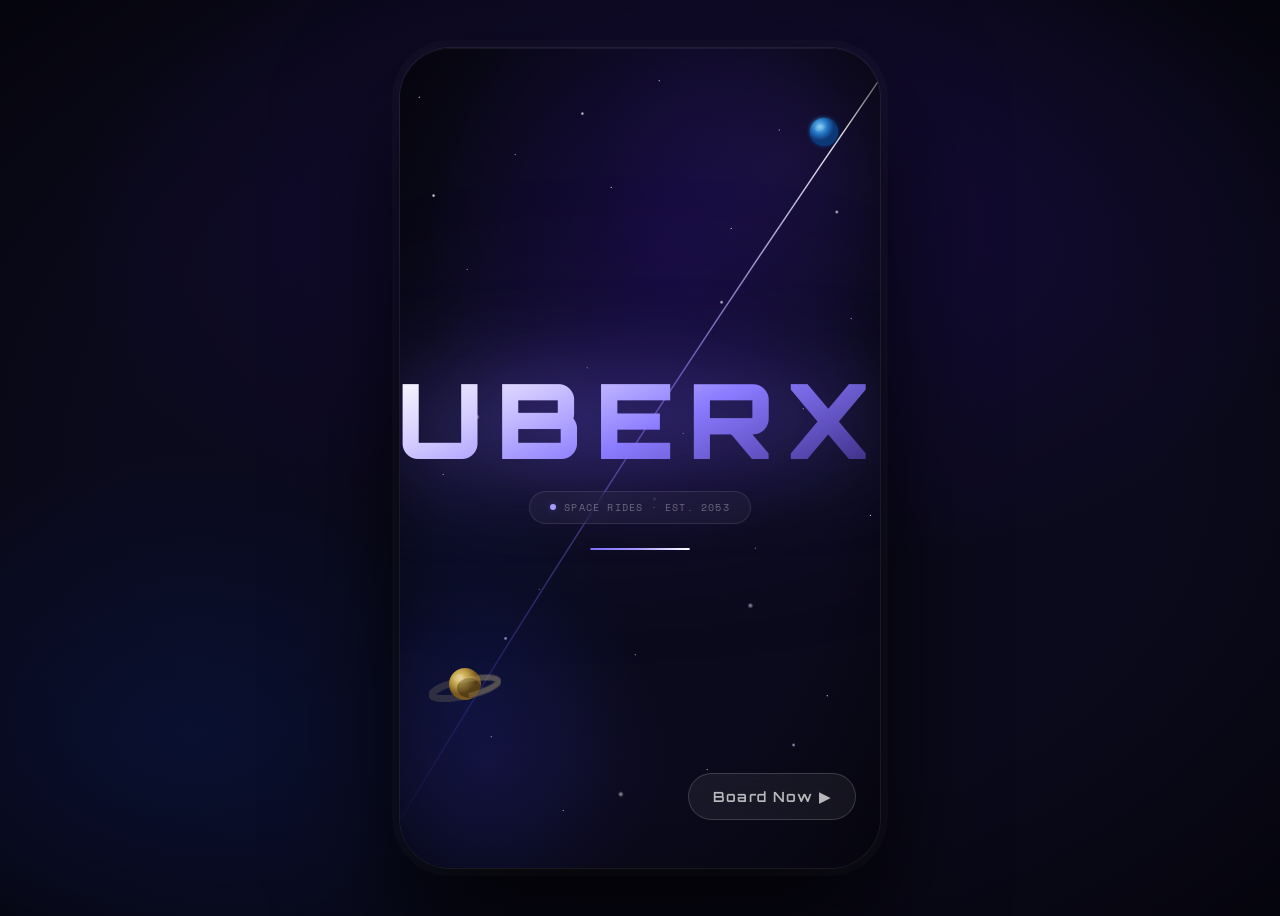
<file: index.html>
<!DOCTYPE html>
<html lang="es">
<head>
  <!-- Configuración básica del documento -->
  <meta charset="UTF-8">
  <!-- Hace que la página se vea bien en celulares -->
  <meta name="viewport" content="width=device-width,initial-scale=1.0">
  <title>UberX × SpaceX — Space Rides</title>
  <!-- Estilos globales: colores, fuentes, botones compartidos -->
  <link rel="stylesheet" href="css/app.css">
  <!-- Estilos específicos de esta pantalla de inicio -->
  <link rel="stylesheet" href="css/splash.css">
</head>
<body class="splash-page">

<!-- Pantalla principal de bienvenida -->
<main class="splash">

  <!-- Título oculto visualmente pero leído por lectores de pantalla -->
  <h1 class="visually-hidden">UberX × SpaceX — Space Rides</h1>

  <!-- Estrellas pequeñas de fondo (decoración, no interactivas) -->
  <div class="splash__stars-sm" aria-hidden="true"></div>

  <!-- Estrellas grandes de fondo (decoración, no interactivas) -->
  <div class="splash__stars-lg" aria-hidden="true"></div>

  <!-- Nebulosa izquierda: mancha de color morado difuso -->
  <div class="splash__nebula-l" aria-hidden="true"></div>

  <!-- Nebulosa derecha: mancha de color morado difuso -->
  <div class="splash__nebula-r" aria-hidden="true"></div>

  <!-- SVG con la línea orbital animada que cruza la pantalla -->
  <svg class="splash__svg" viewBox="0 0 480 820" fill="none" aria-hidden="true">

    <!-- Línea principal de la órbita con gradiente de color -->
    <path d="M -70 890 Q 200 430 550 -70"
      stroke="url(#og)" stroke-width="1.5" stroke-linecap="round"
      stroke-dasharray="1300" stroke-dashoffset="1300"
      style="animation:orbitDraw 2.8s .4s var(--ease-out) forwards;"/>

    <!-- Línea secundaria blanca semitransparente encima de la órbita -->
    <path d="M -70 890 Q 200 430 550 -70"
      stroke="white" stroke-width=".4" stroke-linecap="round" opacity=".4"
      stroke-dasharray="90 1210" stroke-dashoffset="1300"
      style="animation:orbitDraw 2.8s .4s var(--ease-out) forwards;"/>

    <!-- Definición del gradiente usado en la línea orbital -->
    <defs>
      <linearGradient id="og" x1="-70" y1="890" x2="550" y2="-70" gradientUnits="userSpaceOnUse">
        <stop offset="0%"   stop-color="transparent"/>
        <stop offset="22%"  stop-color="rgba(100,80,240,.18)"/>
        <stop offset="56%"  stop-color="rgba(160,140,255,.52)"/>
        <stop offset="83%"  stop-color="rgba(255,255,255,.90)"/>
        <stop offset="100%" stop-color="transparent"/>
      </linearGradient>
    </defs>
  </svg>

  <!-- Planeta Saturno con anillos (esquina inferior izquierda) -->
  <div class="splash__planet" aria-hidden="true">
    <svg viewBox="0 0 72 72" fill="none" xmlns="http://www.w3.org/2000/svg">
      <!-- Anillo trasero de Saturno -->
      <ellipse cx="36" cy="40" rx="34" ry="8" fill="none" stroke="rgba(200,180,120,.18)" stroke-width="7" transform="rotate(-12,36,40)"/>
      <!-- Cuerpo del planeta -->
      <circle cx="36" cy="36" r="16" fill="url(#saturnG)"/>
      <!-- Sombra en la parte inferior del planeta -->
      <ellipse cx="40" cy="40" rx="12" ry="10" fill="rgba(0,0,0,.3)"/>
      <!-- Anillo delantero con efecto de puntos -->
      <ellipse cx="36" cy="40" rx="34" ry="8" fill="none" stroke="rgba(210,190,130,.22)" stroke-width="5" stroke-dasharray="54 68" stroke-dashoffset="20" transform="rotate(-12,36,40)"/>
      <!-- Brillo en la parte superior del planeta -->
      <ellipse cx="30" cy="30" rx="6" ry="4" fill="rgba(255,255,255,.12)" transform="rotate(-15,30,30)"/>
      <!-- Gradiente radial para darle volumen al planeta -->
      <defs>
        <radialGradient id="saturnG" cx="35%" cy="32%">
          <stop offset="0%"   stop-color="#e8d08a"/>
          <stop offset="50%"  stop-color="#c4a44a"/>
          <stop offset="100%" stop-color="#7a5820"/>
        </radialGradient>
      </defs>
    </svg>
  </div>

  <!-- Planeta pequeño azul (esquina superior derecha) -->
  <div class="splash__planet-sm" aria-hidden="true">
    <svg viewBox="0 0 36 36" fill="none" xmlns="http://www.w3.org/2000/svg">
      <!-- Cuerpo del planeta con filtro de brillo suave -->
      <circle cx="18" cy="18" r="14" fill="url(#pSmG)" filter="url(#ps)"/>
      <!-- Brillo en la parte superior del planeta -->
      <ellipse cx="14" cy="14" rx="5" ry="3" fill="rgba(255,255,255,.12)" transform="rotate(-20,14,14)"/>
      <defs>
        <!-- Gradiente azul para el planeta pequeño -->
        <radialGradient id="pSmG" cx="35%" cy="30%">
          <stop offset="0%"   stop-color="#7ecbf5"/>
          <stop offset="55%"  stop-color="#2475c4"/>
          <stop offset="100%" stop-color="#0d3878"/>
        </radialGradient>
        <!-- Filtro de desenfoque para simular atmósfera -->
        <filter id="ps">
          <feGaussianBlur stdDeviation="2" result="b"/>
          <feMerge><feMergeNode in="b"/><feMergeNode in="SourceGraphic"/></feMerge>
        </filter>
      </defs>
    </svg>
  </div>

  <!-- Contenido central: logo, chip de texto y barra de carga -->
  <div class="splash__center">
    <!-- Nombre de la app con efecto de texto degradado -->
    <p class="splash__logo">UBERX</p>

    <!-- Chip con punto pulsante y texto de la marca -->
    <div class="splash__chip">
      <span class="splash__dot"></span>
      SPACE RIDES · EST. 2053
    </div>

    <!-- Barra de progreso animada que simula carga -->
    <div class="splash__bar-wrap">
      <div class="splash__bar"><div class="splash__bar-fill"></div></div>
    </div>
  </div>

  <!-- Botón para entrar a la app -->
  <a href="screens/home.html" class="splash__enter">Board Now ▶</a>

</main>
</body>
</html>
</file>
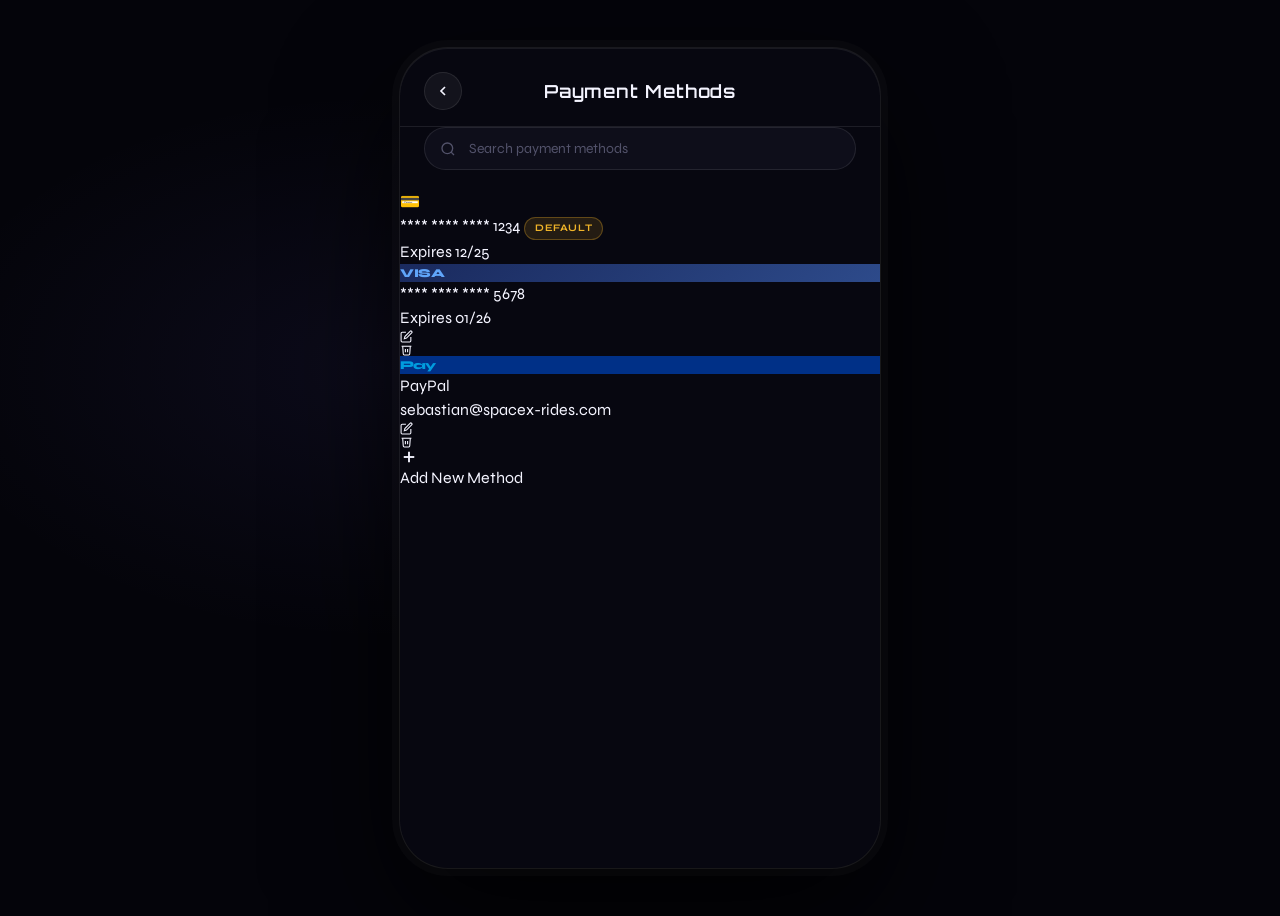
<file: payment-methods.html>
<!DOCTYPE html>
<html lang="es">
<head>
  <meta charset="UTF-8"><meta name="viewport" content="width=device-width,initial-scale=1.0">
  <title>UberX × SpaceX — Payment Methods</title>
  <link rel="stylesheet" href="../css/app.css">
</head>
<body class="payment-page"><div class="device">
<main class="payments">

  <header class="screen-header">
    <a href="travel.html" class="btn-back" aria-label="Volver">
      <svg width="16" height="16" viewBox="0 0 24 24" fill="none" stroke="currentColor" stroke-width="2.5"><path d="M15 18l-6-6 6-6"/></svg>
    </a>
    <h1 class="screen-header__title">Payment Methods</h1>
    <div class="screen-header__spacer" aria-hidden="true"></div>
  </header>

  <div class="payments__scroll">
    <div style="padding:0 var(--s6) var(--s5)">
      <div class="search-wrap">
        <svg class="search-wrap__icon" viewBox="0 0 24 24" fill="none" stroke="currentColor" stroke-width="2"><circle cx="11" cy="11" r="8"/><path d="m21 21-4.35-4.35"/></svg>
        <input class="search-input" type="search" placeholder="Search payment methods" aria-label="Buscar método de pago">
      </div>
    </div>

    <div class="list-wrap" role="list">

      <div role="listitem">
        <a href="receipt.html" class="payment-card" aria-label="Tarjeta terminada en 1234, predeterminada">
          <div class="payment-card__logo">💳</div>
          <div class="payment-card__info">
            <div class="payment-card__number">
              **** **** **** 1234
              <span class="badge badge--gold">Default</span>
            </div>
            <p class="payment-card__expiry">Expires 12/25</p>
          </div>
          <div class="payment-card__actions" onclick="event.preventDefault()">
            <div class="kebab" aria-hidden="true"><span></span><span></span><span></span></div>
          </div>
        </a>
      </div>

      <div role="listitem">
        <a href="receipt.html" class="payment-card" aria-label="Tarjeta Visa terminada en 5678">
          <div class="payment-card__logo" style="background:linear-gradient(135deg,#1a2a5e,#2d4a8a);font-size:.75rem;font-weight:900;color:#60a5fa;letter-spacing:-.5px;">VISA</div>
          <div class="payment-card__info">
            <div class="payment-card__number">**** **** **** 5678</div>
            <p class="payment-card__expiry">Expires 01/26</p>
          </div>
          <div class="payment-card__actions" onclick="event.preventDefault()">
            <div class="action-icon" aria-label="Editar">
              <svg width="13" height="13" viewBox="0 0 24 24" fill="none" stroke="currentColor" stroke-width="2"><path d="M11 4H4a2 2 0 0 0-2 2v14a2 2 0 0 0 2 2h14a2 2 0 0 0 2-2v-7"/><path d="M18.5 2.5a2.121 2.121 0 0 1 3 3L12 15l-4 1 1-4 9.5-9.5z"/></svg>
            </div>
            <div class="action-icon action-icon--del" aria-label="Eliminar">
              <svg width="13" height="13" viewBox="0 0 24 24" fill="none" stroke="currentColor" stroke-width="2"><polyline points="3 6 5 6 21 6"/><path d="M19 6l-1 14a2 2 0 0 1-2 2H8a2 2 0 0 1-2-2L5 6"/><path d="M10 11v6M14 11v6"/></svg>
            </div>
          </div>
        </a>
      </div>

      <div role="listitem">
        <a href="receipt.html" class="payment-card" aria-label="PayPal">
          <div class="payment-card__logo" style="background:#003087;font-size:.75rem;font-weight:900;color:#009cde;letter-spacing:-1px;">Pay</div>
          <div class="payment-card__info">
            <div class="payment-card__number">PayPal</div>
            <p class="payment-card__expiry">sebastian@spacex-rides.com</p>
          </div>
          <div class="payment-card__actions" onclick="event.preventDefault()">
            <div class="action-icon" aria-label="Editar">
              <svg width="13" height="13" viewBox="0 0 24 24" fill="none" stroke="currentColor" stroke-width="2"><path d="M11 4H4a2 2 0 0 0-2 2v14a2 2 0 0 0 2 2h14a2 2 0 0 0 2-2v-7"/><path d="M18.5 2.5a2.121 2.121 0 0 1 3 3L12 15l-4 1 1-4 9.5-9.5z"/></svg>
            </div>
            <div class="action-icon action-icon--del" aria-label="Eliminar">
              <svg width="13" height="13" viewBox="0 0 24 24" fill="none" stroke="currentColor" stroke-width="2"><polyline points="3 6 5 6 21 6"/><path d="M19 6l-1 14a2 2 0 0 1-2 2H8a2 2 0 0 1-2-2L5 6"/><path d="M10 11v6M14 11v6"/></svg>
            </div>
          </div>
        </a>
      </div>

    </div>
  </div>

  <div class="cta-fixed">
    <div class="btn-add" aria-disabled="true">
      <svg width="18" height="18" viewBox="0 0 24 24" fill="none" stroke="currentColor" stroke-width="2.5"><line x1="12" y1="5" x2="12" y2="19"/><line x1="5" y1="12" x2="19" y2="12"/></svg>
      Add New Method
    </div>
  </div>

</main>
</div></body></html>
</file>
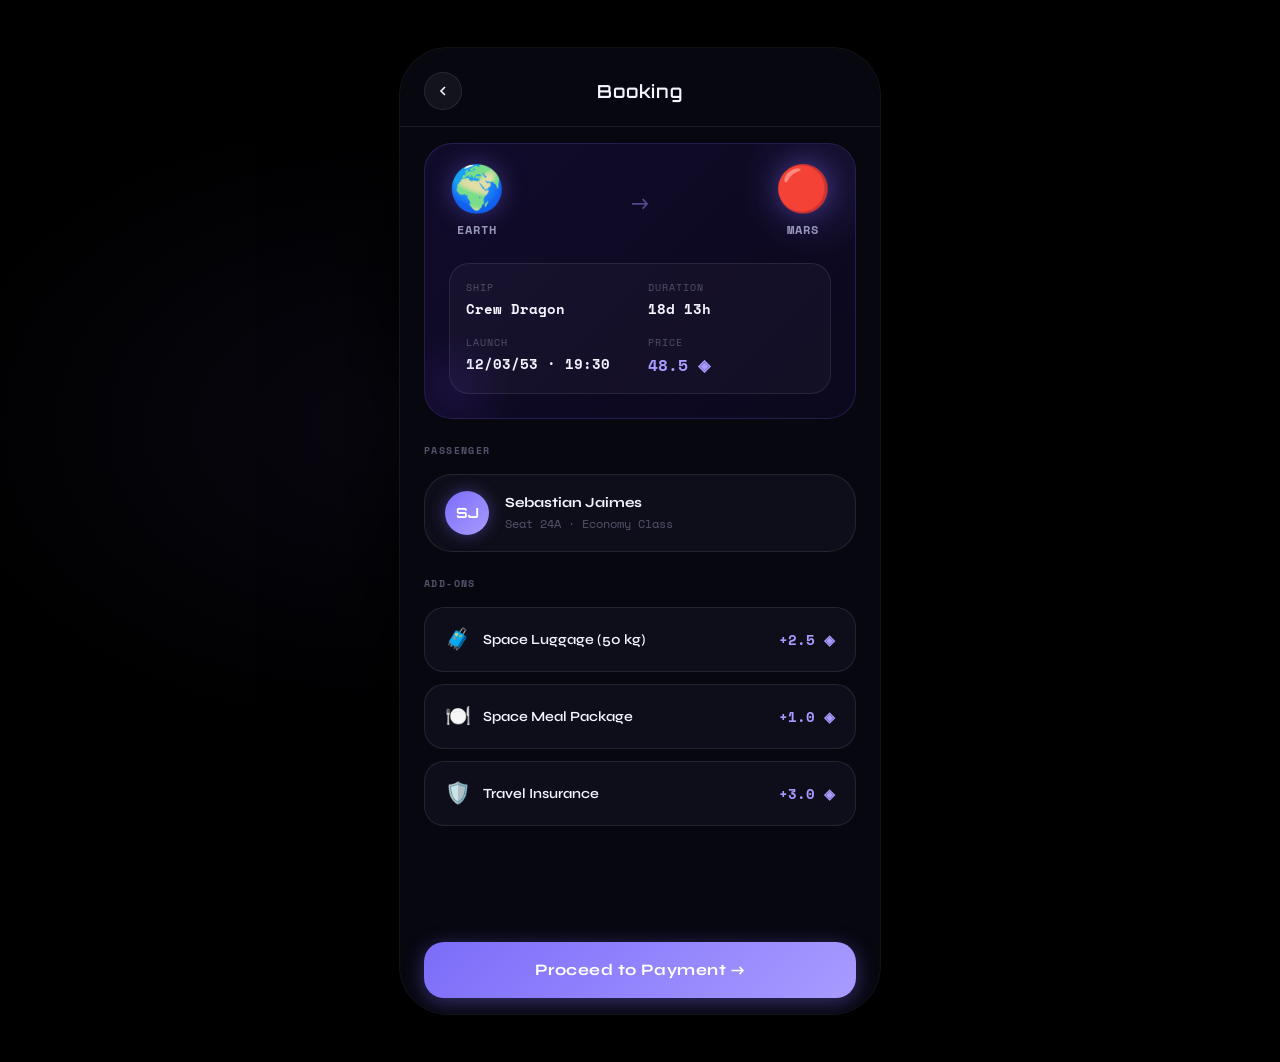
<file: screens/booking.html>
<!DOCTYPE html>
<html lang="es">
<head>
  <!-- Codificación de caracteres -->
  <meta charset="UTF-8">
  <!-- Adaptación a pantallas móviles -->
  <meta name="viewport" content="width=device-width,initial-scale=1.0">
  <title>UberX × SpaceX — Booking</title>
  <!-- Estilos globales compartidos -->
  <link rel="stylesheet" href="../css/app.css">
  <!-- Estilos específicos de la pantalla de reserva -->
  <link rel="stylesheet" href="../css/booking.css">
</head>
<body class="booking-page">

<!-- Contenedor que simula la carcasa del teléfono -->
<div class="device">
<main class="booking">

  <!-- ── Encabezado de pantalla ─────────────
       Botón de volver + título centrado + espaciador.
       El espaciador tiene el mismo ancho que el botón
       para que el título quede perfectamente centrado.
  ─────────────────────────────────────────── -->
  <header class="screen-header">
    <!-- Botón de volver a home -->
    <a href="home.html" class="btn-back" aria-label="Back">
      <svg width="16" height="16" viewBox="0 0 24 24" fill="none" stroke="currentColor" stroke-width="2.5"><path d="M15 18l-6-6 6-6"/></svg>
    </a>
    <h1 class="screen-header__title">Booking</h1>
    <!-- Espaciador invisible para centrar el título -->
    <div class="screen-header__spacer" aria-hidden="true"></div>
  </header>

  <!-- Área con scroll: todo el contenido de la reserva -->
  <div class="booking__scroll">

    <!-- ── Tarjeta del viaje ──────────────────
         Muestra la ruta (Tierra → Marte) con emojis
         y una cuadrícula de 4 datos del viaje.
    ─────────────────────────────────────────── -->
    <div class="trip-card">

      <!-- Ruta visual: planeta origen → flecha → planeta destino -->
      <div class="trip-route">
        <!-- Planeta de origen: Tierra -->
        <div class="trip-planet">
          <div class="trip-planet__emoji">🌍</div>
          <div class="trip-planet__name">Earth</div>
        </div>
        <!-- Flecha animada entre planetas -->
        <div class="trip-arrow">→</div>
        <!-- Planeta de destino: Marte (animación con delay de 0.5s) -->
        <div class="trip-planet">
          <div class="trip-planet__emoji" style="animation-delay:.5s">🔴</div>
          <div class="trip-planet__name">Mars</div>
        </div>
      </div>

      <!-- Cuadrícula 2x2 con los datos del viaje -->
      <div class="trip-grid">
        <!-- Dato: nombre de la nave -->
        <div class="trip-stat">
          <div class="trip-stat__label">Ship</div>
          <div class="trip-stat__value">Crew Dragon</div>
        </div>
        <!-- Dato: duración del viaje -->
        <div class="trip-stat">
          <div class="trip-stat__label">Duration</div>
          <div class="trip-stat__value">18d 13h</div>
        </div>
        <!-- Dato: fecha y hora de lanzamiento -->
        <div class="trip-stat">
          <div class="trip-stat__label">Launch</div>
          <div class="trip-stat__value">12/03/53 · 19:30</div>
        </div>
        <!-- Dato: precio en cripto (color morado para destacarlo) -->
        <div class="trip-stat">
          <div class="trip-stat__label">Price</div>
          <div class="trip-stat__value trip-stat__value--accent">48.5 ◈</div>
        </div>
      </div>

    </div><!-- /.trip-card -->

    <!-- ── Sección: Pasajero ──────────────────
         Tarjeta con avatar de iniciales, nombre y asiento.
    ─────────────────────────────────────────── -->
    <h2 class="section-title">Passenger</h2>
    <div class="passenger-card">
      <!-- Avatar con las iniciales del pasajero -->
      <div class="pass-avatar">SJ</div>
      <div class="pass-info">
        <div class="pass-info__name">Sebastian Jaimes</div>
        <div class="pass-info__seat">Seat 24A · Economy Class</div>
      </div>
    </div>

    <!-- ── Sección: Extras / Add-ons ──────────
         Lista de servicios adicionales con precio.
         Cada ítem tiene ícono, nombre y precio en cripto.
    ─────────────────────────────────────────── -->
    <h2 class="section-title">Add-ons</h2>

    <!-- Extra: equipaje espacial -->
    <div class="extra-item">
      <div class="extra-item__left">
        <span class="extra-item__icon">🧳</span>
        <span class="extra-item__name">Space Luggage (50 kg)</span>
      </div>
      <span class="extra-item__price">+2.5 ◈</span>
    </div>

    <!-- Extra: paquete de comidas -->
    <div class="extra-item">
      <div class="extra-item__left">
        <span class="extra-item__icon">🍽️</span>
        <span class="extra-item__name">Space Meal Package</span>
      </div>
      <span class="extra-item__price">+1.0 ◈</span>
    </div>

    <!-- Extra: seguro de viaje -->
    <div class="extra-item">
      <div class="extra-item__left">
        <span class="extra-item__icon">🛡️</span>
        <span class="extra-item__name">Travel Insurance</span>
      </div>
      <span class="extra-item__price">+3.0 ◈</span>
    </div>

  </div><!-- /.booking__scroll -->

  <!-- ── Botón de acción fijo en la parte inferior ──
       Sticky: se queda visible aunque el usuario haga scroll.
       Lleva a la pantalla de métodos de pago.
  ─────────────────────────────────────────── -->
  <div class="booking__cta">
    <a href="payment-methods.html" class="btn-primary btn-primary--full">Proceed to Payment →</a>
  </div>

</main>
</div><!-- /.device -->
</body>
</html>
</file>
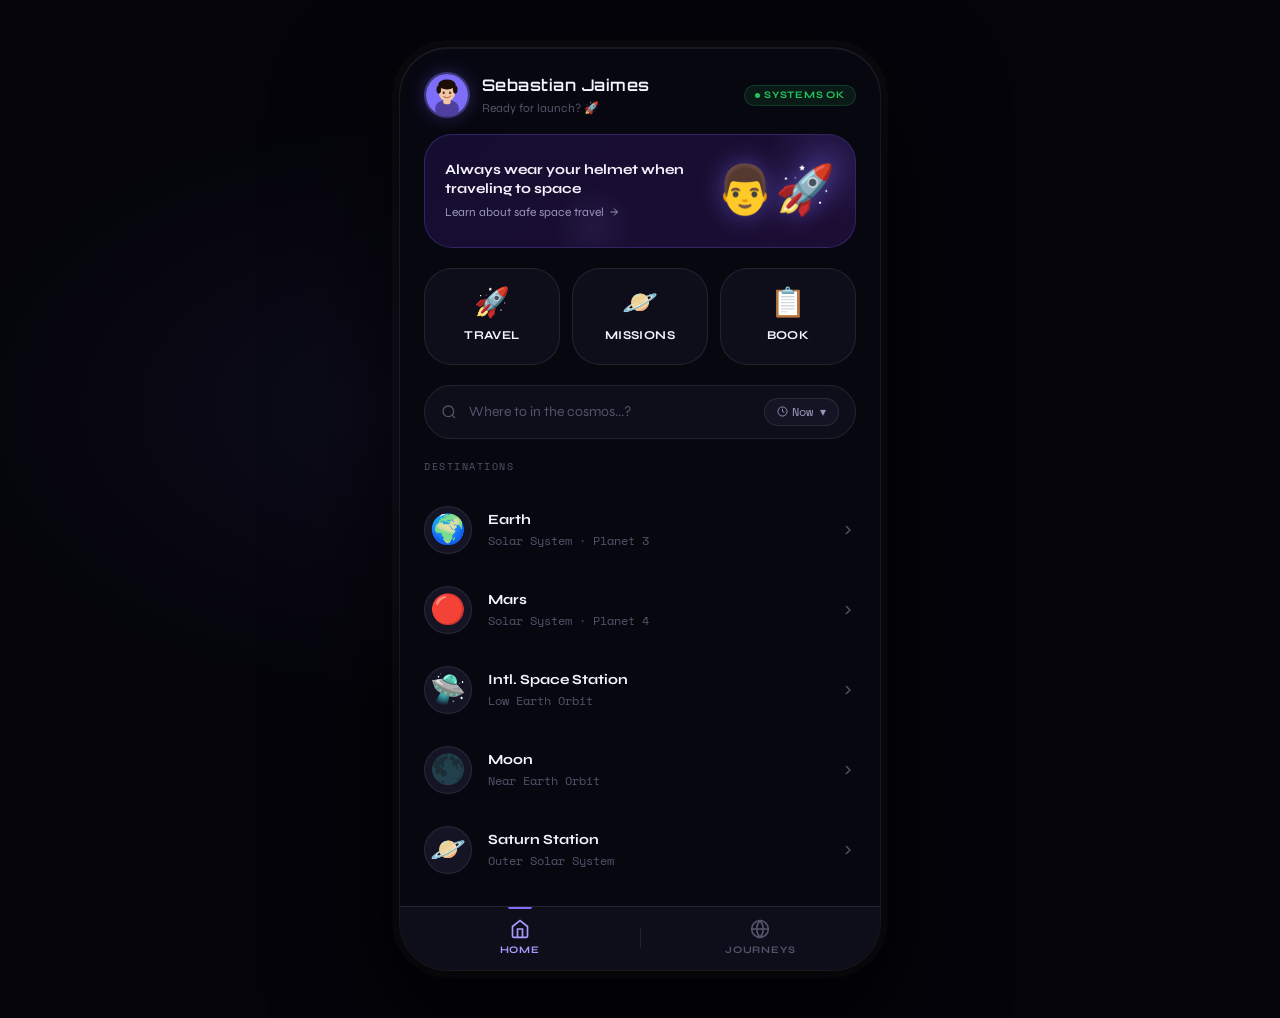
<file: screens/home.html>
<!DOCTYPE html>
<html lang="es">
<head>
  <!-- Codificación de caracteres para soportar tildes y ñ -->
  <meta charset="UTF-8">
  <!-- Hace que la página se adapte al ancho del celular -->
  <meta name="viewport" content="width=device-width,initial-scale=1.0">
  <title>UberX × SpaceX — Home</title>
  <!-- Estilos globales: colores, fuentes, botones, nav inferior -->
  <link rel="stylesheet" href="../css/app.css">
  <!-- Estilos específicos de la pantalla de inicio -->
  <link rel="stylesheet" href="../css/home.css">
</head>
<body>

<!-- Contenedor que simula la carcasa de un teléfono en escritorio -->
<div class="device">

<!-- Pantalla principal de inicio -->
<main class="home">

  <!-- Área con scroll: todo el contenido excepto la nav inferior -->
  <div class="home__scroll">

    <!-- ── Encabezado ──────────────────────────
         Muestra el avatar del usuario, su nombre
         y un chip de estado del sistema.
    ─────────────────────────────────────────── -->
    <header class="home-header">

      <!-- Grupo izquierdo: avatar + nombre + subtítulo -->
      <div class="home-header__user">

        <!-- Avatar SVG del usuario con gradiente morado de fondo -->
        <div class="avatar" aria-label="Sebastian Jaimes">
          <svg viewBox="0 0 46 46" fill="none" xmlns="http://www.w3.org/2000/svg">
            <!-- Fondo del avatar con gradiente morado -->
            <rect width="46" height="46" fill="url(#avatarBg)"/>
            <!-- Cuerpo / torso del personaje -->
            <ellipse cx="23" cy="38" rx="13" ry="10" fill="#4f3fa0"/>
            <!-- Cuello -->
            <rect x="19" y="27" width="8" height="6" rx="2" fill="#f5c5a3"/>
            <!-- Cabeza -->
            <ellipse cx="23" cy="20" rx="9" ry="10" fill="#f5c5a3"/>
            <!-- Cabello superior -->
            <ellipse cx="23" cy="11.5" rx="9.5" ry="5.5" fill="#1a0e06"/>
            <!-- Cabello lateral izquierdo -->
            <ellipse cx="14" cy="17" rx="2.5" ry="4.5" fill="#1a0e06"/>
            <!-- Cabello lateral derecho -->
            <ellipse cx="32" cy="17" rx="2.5" ry="4.5" fill="#1a0e06"/>
            <!-- Ojo izquierdo (iris) -->
            <circle cx="19.5" cy="20.5" r="1.3" fill="#3d2b1f"/>
            <!-- Ojo derecho (iris) -->
            <circle cx="26.5" cy="20.5" r="1.3" fill="#3d2b1f"/>
            <!-- Brillo ojo izquierdo -->
            <circle cx="20" cy="20" r=".5" fill="white" opacity=".7"/>
            <!-- Brillo ojo derecho -->
            <circle cx="27" cy="20" r=".5" fill="white" opacity=".7"/>
            <!-- Sonrisa -->
            <path d="M 19.5 24.5 Q 23 27.5 26.5 24.5" stroke="#b07050" stroke-width="1.2" fill="none" stroke-linecap="round"/>
            <defs>
              <!-- Gradiente de fondo del avatar: morado claro a morado brillante -->
              <linearGradient id="avatarBg" x1="0" y1="0" x2="46" y2="46">
                <stop offset="0%" stop-color="#7c6dfa"/>
                <stop offset="100%" stop-color="#a89bff"/>
              </linearGradient>
            </defs>
          </svg>
        </div>

        <!-- Nombre y subtítulo del usuario -->
        <div>
          <h1 class="home-header__name">Sebastian Jaimes</h1>
          <p class="home-header__sub">Ready for launch? 🚀</p>
        </div>
      </div>

      <!-- Chip verde que indica que los sistemas están operativos -->
      <div class="status-chip">
        <span class="status-dot"></span>
        Systems OK
      </div>
    </header>

    <!-- ── Banner de seguridad ─────────────────
         Aviso informativo con enlace a más info.
         Tiene un astronauta flotando a la derecha.
    ─────────────────────────────────────────── -->
    <div class="safety">
      <div class="safety__text">
        <p class="safety__title">Always wear your helmet when traveling to space</p>
        <!-- Enlace con flecha para leer más sobre viajes seguros -->
        <a href="#" class="safety__link">
          Learn about safe space travel
          <svg width="12" height="12" viewBox="0 0 24 24" fill="none" stroke="currentColor" stroke-width="2"><path d="M5 12h14M12 5l7 7-7 7"/></svg>
        </a>
      </div>
      <!-- Emoji decorativo que flota con animación CSS -->
      <div class="safety__emoji" aria-hidden="true">👨🚀</div>
    </div>

    <!-- ── Acciones rápidas ────────────────────
         Tres botones en cuadrícula: Travel, Explore, Book.
         Cada uno lleva a una pantalla diferente.
    ─────────────────────────────────────────── -->
    <section class="quick" aria-label="Quick actions">
      <div class="quick__grid">
        <!-- Botón Travel: lleva a la pantalla del mapa espacial -->
        <a href="travel.html" class="quick-btn">
          <span class="quick-btn__icon">🚀</span>
          <span class="quick-btn__label">Travel</span>
        </a>
        <!-- Botón Explore: sin destino aún (href="#") -->
        <a href="../test/missions.html" class="quick-btn">
          <span class="quick-btn__icon">🪐</span>
          <span class="quick-btn__label">missions</span>
        </a>
        <!-- Botón Book: lleva directamente a la pantalla de reserva -->
        <a href="booking.html" class="quick-btn">
          <span class="quick-btn__icon">📋</span>
          <span class="quick-btn__label">Book</span>
        </a>
      </div>
    </section>

    <!-- ── Barra de búsqueda ───────────────────
         Campo de texto para buscar destinos.
         Incluye ícono de lupa y selector de hora.
    ─────────────────────────────────────────── -->
    <div class="home-search">
      <div class="search-bar">
        <!-- Ícono de lupa decorativo -->
        <svg width="16" height="16" viewBox="0 0 24 24" fill="none" stroke="currentColor" stroke-width="2" style="color:var(--text-2);flex-shrink:0"><circle cx="11" cy="11" r="8"/><path d="m21 21-4.35-4.35"/></svg>
        <!-- Campo de texto para escribir el destino -->
        <input class="search-bar__input" type="search" placeholder="Where to in the cosmos...?" aria-label="Search destination">
        <!-- Selector de hora: muestra "Now" con flecha desplegable -->
        <div class="search-bar__time">
          <svg width="11" height="11" viewBox="0 0 24 24" fill="none" stroke="currentColor" stroke-width="2"><circle cx="12" cy="12" r="10"/><polyline points="12 6 12 12 16 14"/></svg>
          Now ▾
        </div>
      </div>
    </div>

    <!-- ── Lista de destinos ──────────────────
         Cada ítem muestra el emoji del planeta,
         nombre, ubicación y flecha de navegación.
         Todos llevan a travel.html.
    ─────────────────────────────────────────── -->
    <section class="destinations" aria-label="Destinations">
      <p class="destinations__label">Destinations</p>
      <ul role="list">

        <!-- Destino: Tierra -->
        <li>
          <a href="travel.html" class="dest-item">
            <div class="dest-item__planet">🌍</div>
            <div class="dest-item__info">
              <p class="dest-item__name">Earth</p>
              <p class="dest-item__sub">Solar System · Planet 3</p>
            </div>
            <svg class="dest-item__arrow" width="16" height="16" viewBox="0 0 24 24" fill="none" stroke="currentColor" stroke-width="2"><path d="M9 18l6-6-6-6"/></svg>
          </a>
        </li>

        <!-- Destino: Marte -->
        <li>
          <a href="travel.html" class="dest-item">
            <div class="dest-item__planet">🔴</div>
            <div class="dest-item__info">
              <p class="dest-item__name">Mars</p>
              <p class="dest-item__sub">Solar System · Planet 4</p>
            </div>
            <svg class="dest-item__arrow" width="16" height="16" viewBox="0 0 24 24" fill="none" stroke="currentColor" stroke-width="2"><path d="M9 18l6-6-6-6"/></svg>
          </a>
        </li>

        <!-- Destino: Estación Espacial Internacional -->
        <li>
          <a href="travel.html" class="dest-item">
            <div class="dest-item__planet">🛸</div>
            <div class="dest-item__info">
              <p class="dest-item__name">Intl. Space Station</p>
              <p class="dest-item__sub">Low Earth Orbit</p>
            </div>
            <svg class="dest-item__arrow" width="16" height="16" viewBox="0 0 24 24" fill="none" stroke="currentColor" stroke-width="2"><path d="M9 18l6-6-6-6"/></svg>
          </a>
        </li>

        <!-- Destino: Luna -->
        <li>
          <a href="travel.html" class="dest-item">
            <div class="dest-item__planet">🌑</div>
            <div class="dest-item__info">
              <p class="dest-item__name">Moon</p>
              <p class="dest-item__sub">Near Earth Orbit</p>
            </div>
            <svg class="dest-item__arrow" width="16" height="16" viewBox="0 0 24 24" fill="none" stroke="currentColor" stroke-width="2"><path d="M9 18l6-6-6-6"/></svg>
          </a>
        </li>

        <!-- Destino: Estación Saturno -->
        <li>
          <a href="travel.html" class="dest-item">
            <div class="dest-item__planet">🪐</div>
            <div class="dest-item__info">
              <p class="dest-item__name">Saturn Station</p>
              <p class="dest-item__sub">Outer Solar System</p>
            </div>
            <svg class="dest-item__arrow" width="16" height="16" viewBox="0 0 24 24" fill="none" stroke="currentColor" stroke-width="2"><path d="M9 18l6-6-6-6"/></svg>
          </a>
        </li>

      </ul>
    </section>

  </div><!-- /.home__scroll -->

  <!-- ── Navegación inferior ────────────────
       Barra fija en la parte de abajo con dos ítems:
       Home (activo) y Journeys.
  ─────────────────────────────────────────── -->
  <nav class="bottom-nav" aria-label="Main navigation">
    <!-- Ítem activo: Home (aria-current marca la página actual) -->
    <a href="home.html" class="bottom-nav__item" aria-current="page">
      <svg viewBox="0 0 24 24" fill="none" stroke="currentColor" stroke-width="2"><path d="M3 9l9-7 9 7v11a2 2 0 0 1-2 2H5a2 2 0 0 1-2-2z"/><polyline points="9 22 9 12 15 12 15 22"/></svg>
      Home
    </a>
    <!-- Separador visual entre ítems -->
    <div class="bottom-nav__divider" aria-hidden="true"></div>
    <!-- Ítem inactivo: Journeys -->
    <a href="travel.html" class="bottom-nav__item">
      <svg viewBox="0 0 24 24" fill="none" stroke="currentColor" stroke-width="2"><circle cx="12" cy="12" r="10"/><line x1="2" y1="12" x2="22" y2="12"/><path d="M12 2a15.3 15.3 0 0 1 4 10 15.3 15.3 0 0 1-4 10 15.3 15.3 0 0 1-4-10 15.3 15.3 0 0 1 4-10z"/></svg>
      Journeys
    </a>
  </nav>

</main>
</div><!-- /.device -->
</body>
</html>
</file>
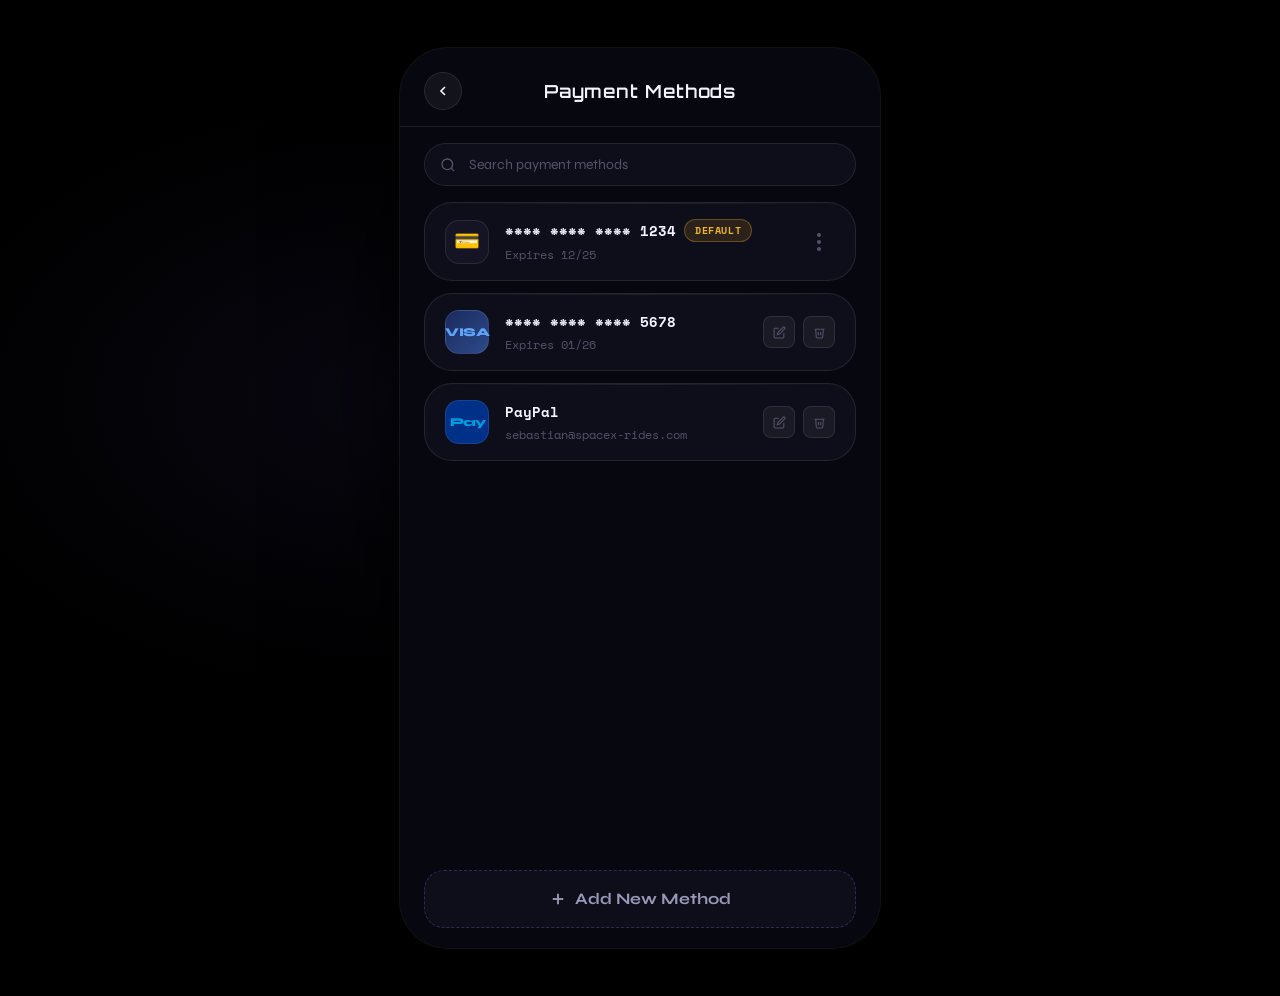
<file: screens/payment-methods.html>
<!DOCTYPE html>
<html lang="es">
<head>
  <!-- Codificación de caracteres -->
  <meta charset="UTF-8">
  <!-- Adaptación a pantallas móviles -->
  <meta name="viewport" content="width=device-width,initial-scale=1.0">
  <title>UberX × SpaceX — Payment Methods</title>
  <!-- Estilos globales compartidos -->
  <link rel="stylesheet" href="../css/app.css">
  <!-- Estilos específicos de la pantalla de pagos -->
  <link rel="stylesheet" href="../css/payment-methods.css">
</head>
<body class="payment-page">

<!-- Contenedor que simula la carcasa del teléfono -->
<div class="device">
<main class="payments">

  <!-- ── Encabezado de pantalla ─────────────
       Botón de volver a booking + título centrado.
  ─────────────────────────────────────────── -->
  <header class="screen-header">
    <!-- Botón de volver a la pantalla de reserva -->
    <a href="booking.html" class="btn-back" aria-label="Back">
      <svg width="16" height="16" viewBox="0 0 24 24" fill="none" stroke="currentColor" stroke-width="2.5"><path d="M15 18l-6-6 6-6"/></svg>
    </a>
    <h1 class="screen-header__title">Payment Methods</h1>
    <!-- Espaciador para centrar el título visualmente -->
    <div class="screen-header__spacer" aria-hidden="true"></div>
  </header>

  <!-- Área con scroll: buscador + lista de tarjetas -->
  <div class="payments__scroll">

    <!-- ── Buscador de métodos de pago ────────
         Usa los estilos globales .search-wrap y .search-input
         definidos en app.css.
    ─────────────────────────────────────────── -->
    <div class="payments__search">
      <div class="search-wrap">
        <!-- Ícono de lupa posicionado con CSS dentro del input -->
        <svg class="search-wrap__icon" viewBox="0 0 24 24" fill="none" stroke="currentColor" stroke-width="2"><circle cx="11" cy="11" r="8"/><path d="m21 21-4.35-4.35"/></svg>
        <input class="search-input" type="search" placeholder="Search payment methods" aria-label="Search payment method">
      </div>
    </div>

    <!-- ── Lista de métodos de pago ───────────
         Cada tarjeta es un enlace que lleva al recibo.
         role="list" y role="listitem" mejoran accesibilidad.
    ─────────────────────────────────────────── -->
    <div class="list-wrap" role="list">

      <!-- ── Tarjeta 1: Tarjeta por defecto ───
           Tiene badge "Default" en dorado.
           El menú kebab (tres puntos) no navega (onclick previene).
      ─────────────────────────────────────────── -->
      <div role="listitem">
        <a href="receipt.html" class="payment-card" aria-label="Default card ending in 1234">
          <!-- Logo/ícono de la tarjeta -->
          <div class="payment-card__logo">💳</div>
          <div class="payment-card__info">
            <!-- Número enmascarado + badge de "Default" -->
            <div class="payment-card__number">
              **** **** **** 1234
              <span class="badge badge--gold">Default</span>
            </div>
            <p class="payment-card__expiry">Expires 12/25</p>
          </div>
          <!-- Menú de tres puntos (kebab): no navega al hacer clic -->
          <div class="payment-card__actions" onclick="event.preventDefault()">
            <div class="kebab" aria-hidden="true">
              <span></span><span></span><span></span>
            </div>
          </div>
        </a>
      </div>

      <!-- ── Tarjeta 2: Visa ─────────────────
           Logo "VISA" con estilos inline (fondo azul oscuro).
           Tiene botones de editar y eliminar.
      ─────────────────────────────────────────── -->
      <div role="listitem">
        <a href="receipt.html" class="payment-card" aria-label="Visa card ending in 5678">
          <!-- Logo VISA con estilos inline para el color de marca -->
          <div class="payment-card__logo" style="background:linear-gradient(135deg,#1a2a5e,#2d4a8a);font-size:.75rem;font-weight:900;color:#60a5fa;letter-spacing:-.5px;">VISA</div>
          <div class="payment-card__info">
            <div class="payment-card__number">**** **** **** 5678</div>
            <p class="payment-card__expiry">Expires 01/26</p>
          </div>
          <!-- Acciones: editar y eliminar (no navegan al hacer clic) -->
          <div class="payment-card__actions" onclick="event.preventDefault()">
            <!-- Botón de editar -->
            <div class="action-icon" aria-label="Edit">
              <svg width="13" height="13" viewBox="0 0 24 24" fill="none" stroke="currentColor" stroke-width="2"><path d="M11 4H4a2 2 0 0 0-2 2v14a2 2 0 0 0 2 2h14a2 2 0 0 0 2-2v-7"/><path d="M18.5 2.5a2.121 2.121 0 0 1 3 3L12 15l-4 1 1-4 9.5-9.5z"/></svg>
            </div>
            <!-- Botón de eliminar (se pone rojo al hacer hover) -->
            <div class="action-icon action-icon--del" aria-label="Delete">
              <svg width="13" height="13" viewBox="0 0 24 24" fill="none" stroke="currentColor" stroke-width="2"><polyline points="3 6 5 6 21 6"/><path d="M19 6l-1 14a2 2 0 0 1-2 2H8a2 2 0 0 1-2-2L5 6"/><path d="M10 11v6M14 11v6"/></svg>
            </div>
          </div>
        </a>
      </div>

      <!-- ── Tarjeta 3: PayPal ───────────────
           Logo "Pay" con estilos inline (fondo azul PayPal).
           Muestra el email en lugar de número de tarjeta.
      ─────────────────────────────────────────── -->
      <div role="listitem">
        <a href="receipt.html" class="payment-card" aria-label="PayPal account">
          <!-- Logo PayPal con estilos inline -->
          <div class="payment-card__logo" style="background:#003087;font-size:.75rem;font-weight:900;color:#009cde;letter-spacing:-1px;">Pay</div>
          <div class="payment-card__info">
            <div class="payment-card__number">PayPal</div>
            <!-- Email de la cuenta en lugar de fecha de expiración -->
            <p class="payment-card__expiry">sebastian@spacex-rides.com</p>
          </div>
          <!-- Acciones: editar y eliminar -->
          <div class="payment-card__actions" onclick="event.preventDefault()">
            <div class="action-icon" aria-label="Edit">
              <svg width="13" height="13" viewBox="0 0 24 24" fill="none" stroke="currentColor" stroke-width="2"><path d="M11 4H4a2 2 0 0 0-2 2v14a2 2 0 0 0 2 2h14a2 2 0 0 0 2-2v-7"/><path d="M18.5 2.5a2.121 2.121 0 0 1 3 3L12 15l-4 1 1-4 9.5-9.5z"/></svg>
            </div>
            <div class="action-icon action-icon--del" aria-label="Delete">
              <svg width="13" height="13" viewBox="0 0 24 24" fill="none" stroke="currentColor" stroke-width="2"><polyline points="3 6 5 6 21 6"/><path d="M19 6l-1 14a2 2 0 0 1-2 2H8a2 2 0 0 1-2-2L5 6"/><path d="M10 11v6M14 11v6"/></svg>
            </div>
          </div>
        </a>
      </div>

    </div><!-- /.list-wrap -->
  </div><!-- /.payments__scroll -->

  <!-- ── Botón fijo para agregar nuevo método ──
       Sticky en la parte inferior con borde punteado morado.
       El gradiente de fondo crea un efecto de desvanecimiento.
  ─────────────────────────────────────────── -->
  <div class="cta-fixed">
    <div class="btn-add">
      <!-- Ícono de "+" -->
      <svg width="18" height="18" viewBox="0 0 24 24" fill="none" stroke="currentColor" stroke-width="2.5"><line x1="12" y1="5" x2="12" y2="19"/><line x1="5" y1="12" x2="19" y2="12"/></svg>
      Add New Method
    </div>
  </div>

</main>
</div><!-- /.device -->
</body>
</html>
</file>
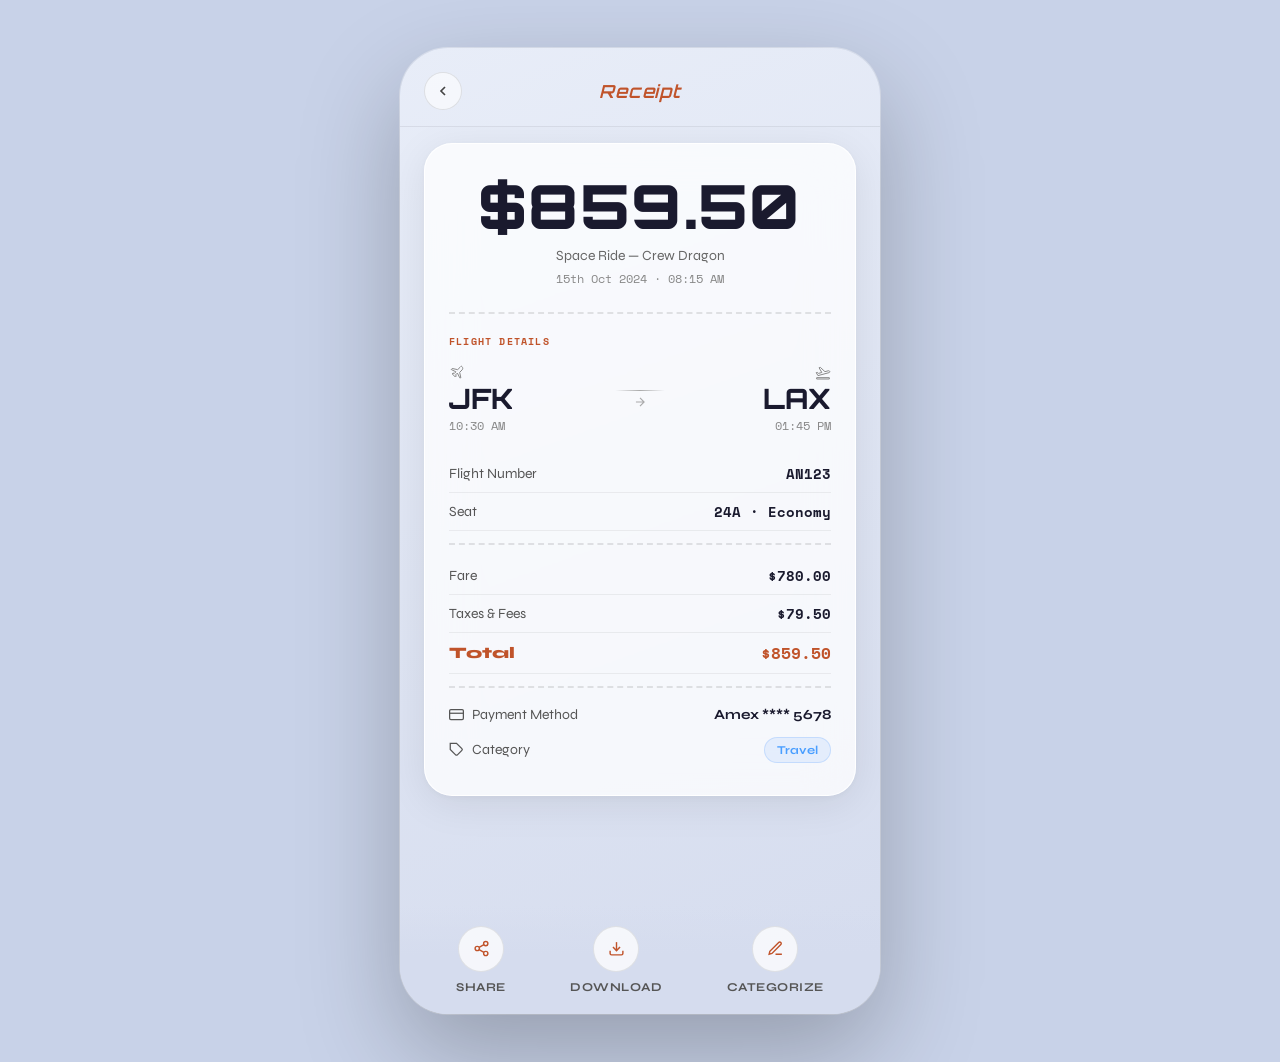
<file: screens/receipt.html>
<!DOCTYPE html>
<html lang="es">
<head>
  <!-- Codificación de caracteres -->
  <meta charset="UTF-8">
  <!-- Adaptación a pantallas móviles -->
  <meta name="viewport" content="width=device-width,initial-scale=1.0">
  <title>UberX × SpaceX — Receipt</title>
  <!-- Estilos globales compartidos -->
  <link rel="stylesheet" href="../css/app.css">
  <!-- Estilos específicos del recibo (tema claro con glassmorphism) -->
  <link rel="stylesheet" href="../css/receipt.css">
</head>
<!-- receipt-page activa el tema claro en receipt.css -->
<body class="receipt-page">

<!-- Contenedor que simula la carcasa del teléfono -->
<div class="device">
<main class="receipt-screen">

  <!-- ── Encabezado de pantalla ─────────────
       En esta pantalla el header tiene colores invertidos
       (fondo claro) definidos en receipt.css.
  ─────────────────────────────────────────── -->
  <header class="screen-header">
    <!-- Botón de volver a métodos de pago -->
    <a href="payment-methods.html" class="btn-back" aria-label="Back">
      <svg width="16" height="16" viewBox="0 0 24 24" fill="none" stroke="currentColor" stroke-width="2.5"><path d="M15 18l-6-6 6-6"/></svg>
    </a>
    <!-- Título en naranja-rojo e itálica (definido en receipt.css) -->
    <h1 class="screen-header__title">Receipt</h1>
    <!-- Espaciador para centrar el título -->
    <div class="screen-header__spacer" aria-hidden="true"></div>
  </header>

  <!-- Área con scroll: contiene la tarjeta del recibo -->
  <div class="receipt__scroll">

    <!-- ── Tarjeta principal del recibo ───────
         Fondo blanco semitransparente con glassmorphism.
         Contiene el monto, ruta, desglose y metadatos.
    ─────────────────────────────────────────── -->
    <div class="receipt-card">

      <!-- ── Monto principal ────────────────
           Muestra el total en grande al centro,
           el nombre del servicio y la fecha.
      ─────────────────────────────────────────── -->
      <div class="receipt-amount">
        <div class="receipt-amount__value">$859.50</div>
        <p class="receipt-amount__name">Space Ride — Crew Dragon</p>
        <p class="receipt-amount__date">15th Oct 2024 · 08:15 AM</p>
      </div>

      <!-- Separador punteado entre secciones -->
      <hr class="receipt-sep">

      <!-- ── Detalles del vuelo ──────────────
           Ruta visual con códigos de aeropuerto,
           datos del vuelo, desglose de precios
           y metadatos de pago.
      ─────────────────────────────────────────── -->
      <section>
        <!-- Etiqueta de sección en naranja -->
        <p class="receipt-section__label">Flight Details</p>

        <!-- Ruta visual: origen → destino con línea y flecha -->
        <div class="route">

          <!-- Extremo izquierdo: aeropuerto de origen (JFK) -->
          <div class="route__end">
            <!-- Ícono de avión despegando -->
            <svg width="16" height="16" viewBox="0 0 24 24" fill="none" stroke="#888" stroke-width="1.5" style="margin-bottom:4px"><path d="M17.8 19.2L16 11l3.5-3.5C21 6 21 4 19.5 2.5S18 2 16.5 3.5L13 7 4.8 5.2l-1.5 1.5 7.08 3.54-2.76 2.76-1.6-1.18L5 13.5l4.5 4.5 1.5-1.5-1.18-1.6 2.76-2.76 3.54 7.08z"/></svg>
            <div class="route__code">JFK</div>
            <div class="route__time">10:30 AM</div>
          </div>

          <!-- Centro: línea con flecha de dirección -->
          <div class="route__mid">
            <div class="route__line"></div>
            <svg width="14" height="14" viewBox="0 0 24 24" fill="none" stroke="#aaa" stroke-width="2"><path d="M5 12h14M12 5l7 7-7 7"/></svg>
          </div>

          <!-- Extremo derecho: aeropuerto de destino (LAX) -->
          <div class="route__end">
            <!-- Ícono de avión aterrizando (alineado a la derecha) -->
            <svg width="16" height="16" viewBox="0 0 24 24" fill="none" stroke="#888" stroke-width="1.5" style="margin-bottom:4px;margin-left:auto;display:block"><path d="M2.5 19h19v2h-19zm19.57-9.36c-.21-.8-1.04-1.28-1.84-1.06L14.92 10l-6.9-6.43-1.93.51 4.14 7.17-4.97 1.33-1.97-1.54-1.45.39 2.59 4.49 16.7-4.47c.81-.22 1.28-1.05 1.07-1.81z"/></svg>
            <!-- Código y hora alineados a la derecha -->
            <div class="route__code route__code--r">LAX</div>
            <div class="route__time route__time--r">01:45 PM</div>
          </div>

        </div><!-- /.route -->

        <!-- Fila: número de vuelo -->
        <div class="r-row">
          <span class="r-row__label">Flight Number</span>
          <span class="r-row__val">AN123</span>
        </div>
        <!-- Fila: asiento y clase -->
        <div class="r-row">
          <span class="r-row__label">Seat</span>
          <span class="r-row__val">24A · Economy</span>
        </div>

        <!-- Separador punteado antes del desglose de precios -->
        <hr class="receipt-sep" style="margin:var(--s3) 0">

        <!-- Fila: tarifa base -->
        <div class="r-row">
          <span class="r-row__label">Fare</span>
          <span class="r-row__val">$780.00</span>
        </div>
        <!-- Fila: impuestos y cargos -->
        <div class="r-row">
          <span class="r-row__label">Taxes &amp; Fees</span>
          <span class="r-row__val">$79.50</span>
        </div>
        <!-- Fila total: resaltada en naranja con r-row--total -->
        <div class="r-row r-row--total">
          <span class="r-row__label">Total</span>
          <span class="r-row__val">$859.50</span>
        </div>

        <!-- Separador antes de los metadatos -->
        <hr class="receipt-sep" style="margin:var(--s3) 0">

        <!-- ── Metadatos del pago ──────────────
             Método de pago usado y categoría del gasto.
        ─────────────────────────────────────────── -->
        <div class="receipt-meta">

          <!-- Fila: método de pago con ícono de tarjeta -->
          <div class="meta-row">
            <span class="meta-row__label">
              <svg width="15" height="15" viewBox="0 0 24 24" fill="none" stroke="currentColor" stroke-width="2"><rect x="1" y="4" width="22" height="16" rx="2"/><line x1="1" y1="10" x2="23" y2="10"/></svg>
              Payment Method
            </span>
            <span class="meta-row__val">Amex **** 5678</span>
          </div>

          <!-- Fila: categoría del gasto con badge azul -->
          <div class="meta-row">
            <span class="meta-row__label">
              <svg width="15" height="15" viewBox="0 0 24 24" fill="none" stroke="currentColor" stroke-width="2"><path d="M20.59 13.41l-7.17 7.17a2 2 0 0 1-2.83 0L2 12V2h10l8.59 8.59a2 2 0 0 1 0 2.82z"/><line x1="7" y1="7" x2="7.01" y2="7"/></svg>
              Category
            </span>
            <!-- Badge azul de categoría "Travel" -->
            <span class="badge-travel">Travel</span>
          </div>

        </div><!-- /.receipt-meta -->
      </section>

    </div><!-- /.receipt-card -->
  </div><!-- /.receipt__scroll -->

  <!-- ── Barra de acciones inferior ────────────
       Tres botones: compartir, descargar y categorizar.
       Sticky en la parte inferior con fondo degradado.
  ─────────────────────────────────────────── -->
  <div class="receipt-footer" role="toolbar" aria-label="Receipt actions">

    <!-- Botón: compartir el recibo -->
    <button class="footer-btn" aria-label="Share receipt">
      <div class="footer-btn__icon">
        <svg width="17" height="17" viewBox="0 0 24 24" fill="none" stroke="#c0532a" stroke-width="2"><circle cx="18" cy="5" r="3"/><circle cx="6" cy="12" r="3"/><circle cx="18" cy="19" r="3"/><line x1="8.59" y1="13.51" x2="15.42" y2="17.49"/><line x1="15.41" y1="6.51" x2="8.59" y2="10.49"/></svg>
      </div>
      Share
    </button>

    <!-- Botón: descargar el recibo -->
    <button class="footer-btn" aria-label="Download receipt">
      <div class="footer-btn__icon">
        <svg width="17" height="17" viewBox="0 0 24 24" fill="none" stroke="#c0532a" stroke-width="2"><path d="M21 15v4a2 2 0 0 1-2 2H5a2 2 0 0 1-2-2v-4"/><polyline points="7 10 12 15 17 10"/><line x1="12" y1="15" x2="12" y2="3"/></svg>
      </div>
      Download
    </button>

    <!-- Botón: categorizar el gasto -->
    <button class="footer-btn" aria-label="Categorize receipt">
      <div class="footer-btn__icon">
        <svg width="17" height="17" viewBox="0 0 24 24" fill="none" stroke="#c0532a" stroke-width="2"><path d="M12 20h9"/><path d="M16.5 3.5a2.121 2.121 0 0 1 3 3L7 19l-4 1 1-4L16.5 3.5z"/></svg>
      </div>
      Categorize
    </button>

  </div><!-- /.receipt-footer -->

</main>
</div><!-- /.device -->
</body>
</html>
</file>
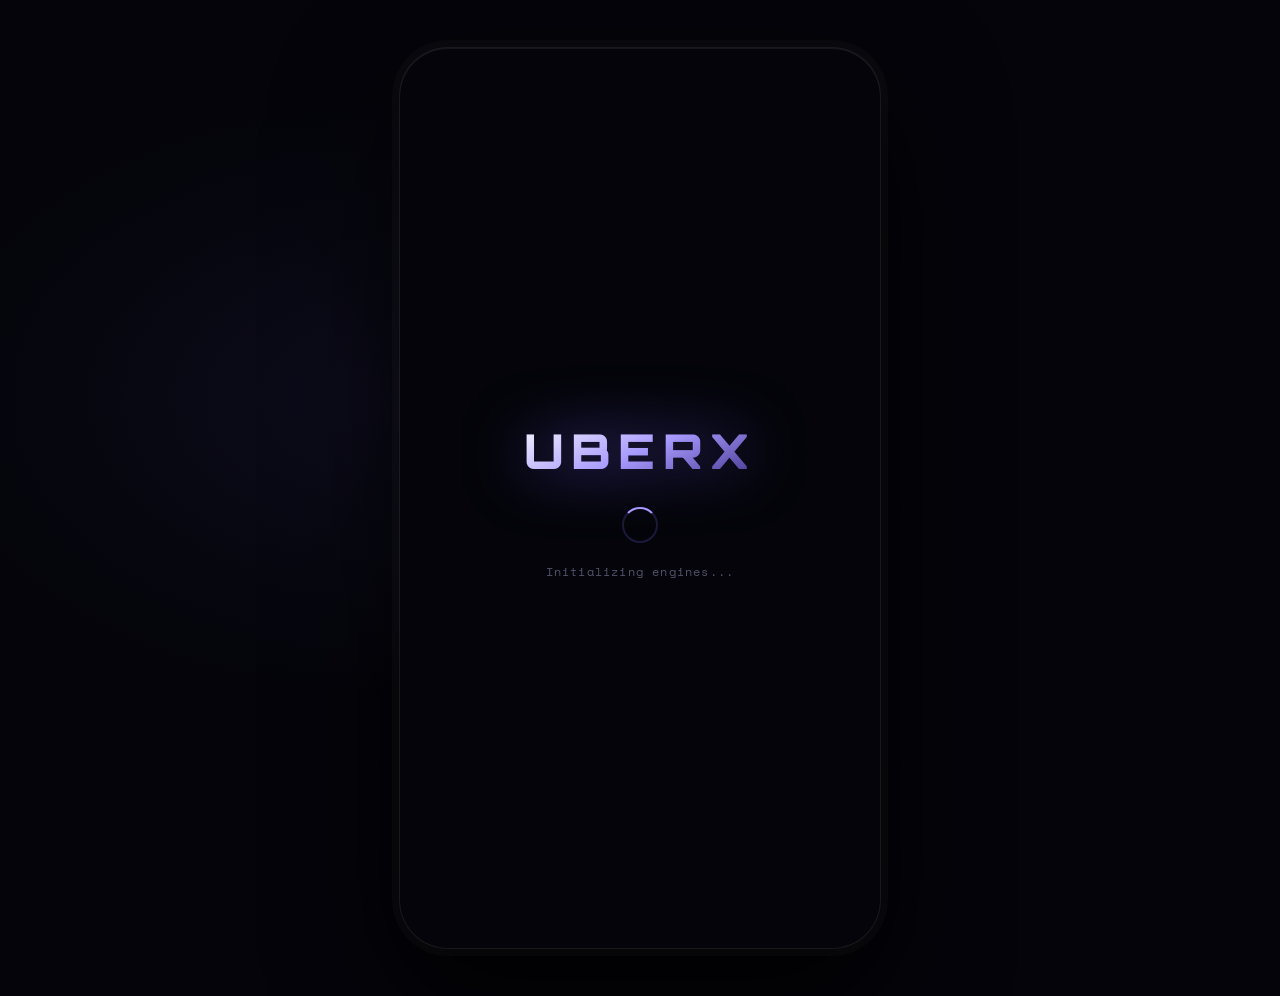
<file: screens/splash.html>
<!DOCTYPE html>
<html lang="es">
<head>
  <!-- Codificación de caracteres -->
  <meta charset="UTF-8">
  <!-- Adaptación a pantallas móviles -->
  <meta name="viewport" content="width=device-width,initial-scale=1.0">
  <title>UberX × SpaceX — Launching</title>
  <!-- Estilos globales compartidos (necesita las variables CSS) -->
  <link rel="stylesheet" href="../css/app.css">
  <!-- Estilos de la splash (fondo espacial) -->
  <link rel="stylesheet" href="../css/splash.css">
  <style>
    /* Pantalla de carga: columna centrada con gap entre elementos */
    .loader-screen{
      display:flex;flex-direction:column;align-items:center;justify-content:center;
      min-height:100dvh;gap:var(--s5);
    }

    /* Logo "UBERX" con gradiente de texto igual al de index.html */
    .loader-logo{
      font-family:var(--font-display);font-size:3rem;font-weight:900;letter-spacing:.15em;
      color:transparent;
      background:linear-gradient(155deg,#fff 0%,#a89bff 50%,rgba(90,65,200,.6) 100%);
      -webkit-background-clip:text;background-clip:text;
      filter:drop-shadow(0 0 30px rgba(120,100,255,.6));
    }

    /* Spinner circular: borde morado que gira infinitamente */
    .loader-spinner{
      width:36px;height:36px;border:2px solid rgba(124,109,250,.2);
      border-top-color:var(--accent-bright);border-radius:50%;
      animation:spin 0.9s linear infinite;
    }

    /* Keyframe del spinner: rotación completa de 0 a 360 grados */
    @keyframes spin{to{transform:rotate(360deg)}}

    /* Texto de estado debajo del spinner */
    .loader-status{font-family:var(--font-mono);font-size:var(--fz-xs);color:var(--text-2);letter-spacing:.1em}
  </style>
</head>
<body>

<!-- Contenedor del dispositivo con fondo negro puro -->
<div class="device" style="background:var(--bg-void)">

  <!-- Pantalla de carga centrada -->
  <main class="loader-screen">

    <!-- Logo de la app -->
    <div class="loader-logo">UBERX</div>

    <!-- Spinner animado que indica que está cargando -->
    <div class="loader-spinner" aria-label="Loading"></div>

    <!-- Texto de estado: simula que los motores se están iniciando -->
    <p class="loader-status">Initializing engines...</p>

    <!-- Script que redirige a index.html después de 2 segundos -->
    <!-- Simula una pantalla de carga antes de la splash principal -->
    <script>setTimeout(()=>window.location.replace('../index.html'),2000)</script>

    <!-- Fallback si JavaScript está desactivado: muestra un botón manual -->
    <noscript>
      <a href="../index.html" class="btn-primary" style="margin-top:20px">Enter System</a>
    </noscript>

  </main>
</div><!-- /.device -->
</body>
</html>
</file>
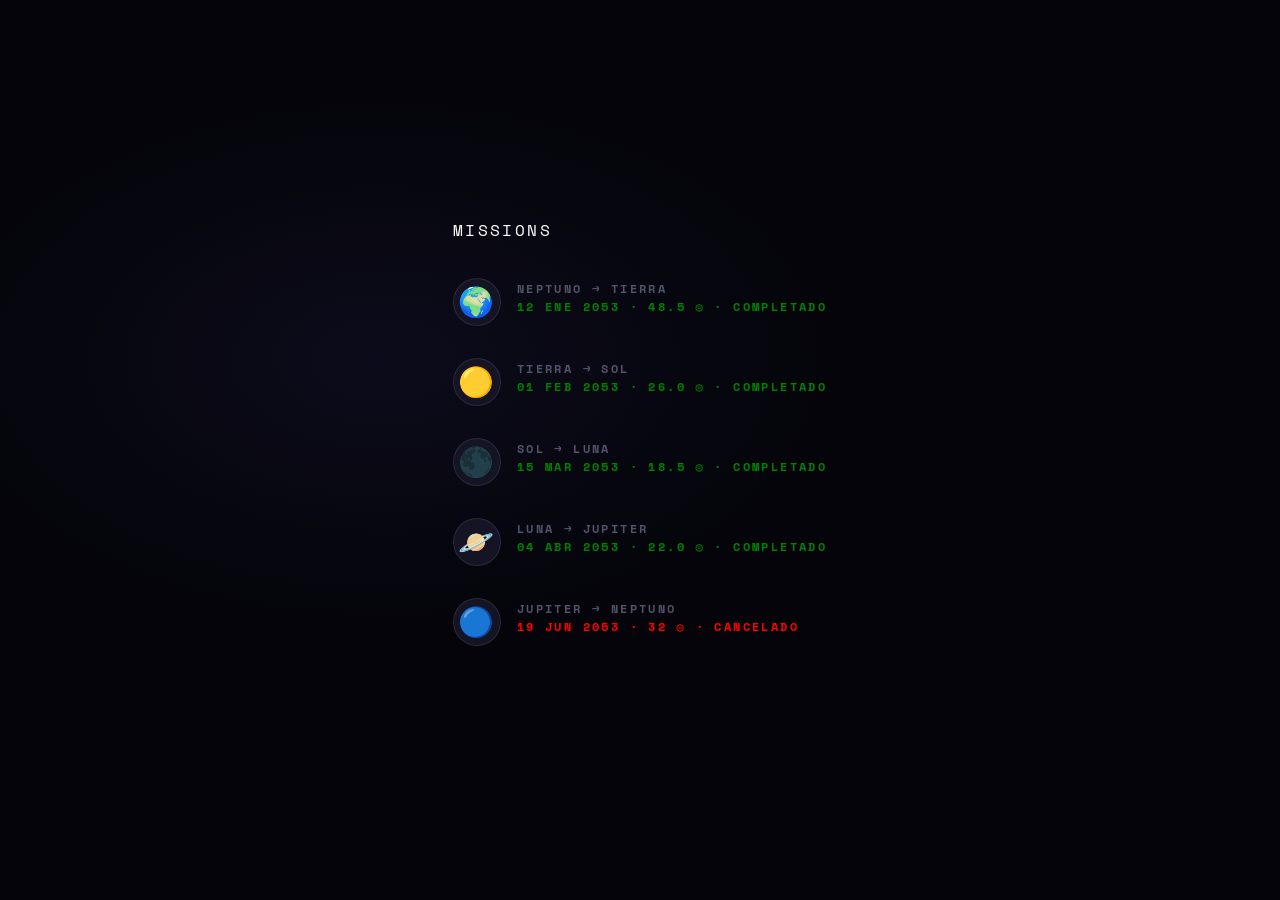
<file: test/missions.html>
<!DOCTYPE html>
<html lang="es">
<head>
  <meta charset="UTF-8">
  <meta name="viewport" content="width=device-width, initial-scale=1.0">
  <title>UberX - Historial</title>

  <link rel="stylesheet" href="../css/app.css">
  <link rel="stylesheet" href="../test/missions.css">
</head>
<body>
    <section class="missions" aria-label="missions">
    <p class="missions">missions</p>

      <div class="history-item">
        <div class="history-icon">🌍</div>
        <div class="history-info">
          <h4>Neptuno → Tierra</h4>
          <p>12 Ene 2053 · 48.5 ◎ · Completado</p>
        </div>
      </div>

      <div class="history-item">
        <div class="history-icon">🟡</div>
        <div class="history-info">
          <h4>Tierra → Sol</h4>
          <p>01 Feb 2053 · 26.0 ◎ · Completado</p>
        </div>
      </div>

      <div class="history-item">
        <div class="history-icon">🌑</div>
        <div class="history-info">
          <h4>Sol → Luna</h4>
          <p>15 Mar 2053 · 18.5 ◎ · Completado</p>
        </div>
      </div>
      
      <div class="history-item">
        <div class="history-icon">🪐</div>
        <div class="history-info">
          <h4>Luna → jupiter</h4>
          <p>04 Abr 2053 · 22.0 ◎ · Completado</p>
        </div>
      </div>

      <div class="history-item">
        <div class="history-icon">🔵</div>
        <div class="history-info">
          <h4>jupiter → Neptuno</h4>
          <p2>19 Jun 2053 · 32 ◎ · Cancelado</p2>
        </div>
      </div>

    </div>

  </section>
</body>
</html>
</file>
<file: css/app.css>
/* Importa las fuentes de Google: Orbitron (display), Syne (cuerpo), Space Mono (código) */
@import url('https://fonts.googleapis.com/css2?family=Orbitron:wght@400;500;600;700;800;900&family=Syne:wght@400;500;600;700;800&family=Space+Mono:ital,wght@0,400;0,700;1,400&display=swap');

/* ═══════════════════════════════════════════
   DESIGN TOKENS — Variables CSS globales
   Todos los colores, tamaños y espaciados de la app
   viven aquí. Si cambias un valor, cambia en toda la app.
═══════════════════════════════════════════ */
:root {
  /* ── Fondos ─────────────────────────────── */
  --bg-void:    #04040a; /* negro casi puro, fondo del body */
  --bg-deep:    #070710; /* fondo de las pantallas internas */
  --bg-card:    #0e0e1a; /* fondo de tarjetas y nav inferior */
  --bg-elevated:#141425; /* fondo de elementos elevados */
  --bg-sheet:   #0f0f1e; /* fondo del bottom sheet */

  /* ── Vidrio (glassmorphism) ──────────────── */
  --glass:             rgba(255,255,255,.05);  /* vidrio muy sutil */
  --glass-md:          rgba(255,255,255,.08);  /* vidrio un poco más visible */
  --glass-border:      rgba(255,255,255,.09);  /* borde de vidrio normal */
  --glass-border-bright:rgba(255,255,255,.18); /* borde de vidrio más brillante */
  --blur:    20px; /* desenfoque fuerte para glassmorphism */
  --blur-sm: 10px; /* desenfoque suave */

  /* ── Colores de acento ───────────────────── */
  --accent:       #7c6dfa; /* morado principal */
  --accent-bright:#a89bff; /* morado claro para textos y bordes */
  --accent-dim:   rgba(124,109,250,.20); /* morado muy transparente para fondos */
  --accent-glow:  rgba(124,109,250,.40); /* morado para sombras de luz */
  --gold:         #f0b429; /* dorado para badges premium */
  --gold-dim:     rgba(240,180,41,.12);  /* dorado transparente para fondos */
  --danger:       #f05252; /* rojo para errores */
  --success:      #22c55e; /* verde para confirmaciones */

  /* ── Colores de texto ────────────────────── */
  --text-0: #f4f4ff; /* texto principal, casi blanco */
  --text-1: #9898b8; /* texto secundario, gris azulado */
  --text-2: #52526a; /* texto deshabilitado o de placeholder */

  /* ── Tipografía ──────────────────────────── */
  --font-display:'Orbitron', monospace; /* títulos y logos */
  --font-body:   'Syne', sans-serif;    /* texto general */
  --font-mono:   'Space Mono', monospace; /* chips y datos técnicos */

  /* ── Escala de tamaños de fuente ─────────── */
  --fz-2xs:.625rem; /* 10px — muy pequeño, para etiquetas */
  --fz-xs: .75rem;  /* 12px */
  --fz-sm: .875rem; /* 14px — texto normal pequeño */
  --fz-md: 1rem;    /* 16px — texto base */
  --fz-lg: 1.125rem;/* 18px */
  --fz-xl: 1.375rem;/* 22px */
  --fz-2xl:1.75rem; /* 28px */
  --fz-3xl:2.5rem;  /* 40px */
  --fz-4xl:3.5rem;  /* 56px — títulos grandes */

  /* ── Escala de espaciado ─────────────────── */
  --s1:.25rem; --s2:.5rem;  --s3:.75rem; --s4:1rem;
  --s5:1.25rem;--s6:1.5rem; --s7:2rem;   --s8:2.5rem;
  --s9:3rem;   --s10:4rem;

  /* ── Radios de borde ─────────────────────── */
  --r-sm:8px; --r-md:14px; --r-lg:20px; --r-xl:28px; --r-full:9999px;

  /* ── Curvas de animación ─────────────────── */
  --ease-out:   cubic-bezier(0.16,1,0.3,1);    /* salida suave y natural */
  --ease-spring:cubic-bezier(0.34,1.56,0.64,1); /* efecto de resorte */
  --dur:.3s; /* duración base para transiciones */
}

/* ═══════════════════════════════════════════
   RESET — Elimina estilos por defecto del navegador
   para que todos los elementos partan desde cero.
═══════════════════════════════════════════ */
*,*::before,*::after{box-sizing:border-box;margin:0;padding:0}
html{font-size:16px;-webkit-text-size-adjust:100%}
body{
  font-family:var(--font-body);
  background:var(--bg-void);
  color:var(--text-0);
  line-height:1.5;
  min-height:100dvh;
  display:flex;
  justify-content:center;
  align-items:flex-start;
  -webkit-font-smoothing:antialiased; /* texto más nítido en Mac/iOS */
}
a{color:inherit;text-decoration:none}
button{font-family:var(--font-body);cursor:pointer;border:none;background:none;color:inherit}
ul,ol{list-style:none}
input{font-family:var(--font-body)}
img,svg{display:block;max-width:100%}

/* ═══════════════════════════════════════════
   DEVICE SHELL — Contenedor que simula un teléfono
   en pantallas grandes. En móvil ocupa todo el ancho.
═══════════════════════════════════════════ */
.device{
  width:100%;
  max-width:430px;
  min-height:100dvh;
  background:var(--bg-deep);
  position:relative;
  overflow:hidden;
  display:flex;
  flex-direction:column;
}

/* ═══════════════════════════════════════════
   GLASS CARD — Tarjeta con efecto de vidrio esmerilado.
   Se usa en varias pantallas para agrupar contenido.
═══════════════════════════════════════════ */
.glass-card{
  background:var(--glass);
  backdrop-filter:blur(var(--blur));
  -webkit-backdrop-filter:blur(var(--blur)); /* compatibilidad Safari */
  border:1px solid var(--glass-border);
  border-radius:var(--r-xl);
}

/* ═══════════════════════════════════════════
   BUTTONS — Tres variantes de botón reutilizables
═══════════════════════════════════════════ */

/* Botón primario: fondo morado degradado, para acciones principales */
.btn-primary{
  display:inline-flex;align-items:center;justify-content:center;gap:var(--s2);
  background:linear-gradient(135deg,var(--accent),var(--accent-bright));
  color:#fff;font-family:var(--font-body);font-size:var(--fz-sm);font-weight:700;
  letter-spacing:.03em;padding:var(--s3) var(--s6);border-radius:var(--r-full);
  border:none;cursor:pointer;
  transition:opacity var(--dur),transform var(--dur) var(--ease-spring),box-shadow var(--dur);
  box-shadow:0 4px 20px var(--accent-glow);
}
.btn-primary:hover{opacity:.92;transform:translateY(-2px);box-shadow:0 8px 30px var(--accent-glow)}
.btn-primary:active{transform:scale(.97)} /* se encoge al hacer clic */
/* Variante de ancho completo para botones de confirmación */
.btn-primary--full{width:100%;padding:var(--s4);font-size:var(--fz-md);border-radius:var(--r-lg)}

/* Botón secundario: fondo de vidrio, para acciones secundarias */
.btn-secondary{
  display:inline-flex;align-items:center;justify-content:center;gap:var(--s2);
  background:var(--glass);color:var(--text-0);font-size:var(--fz-sm);font-weight:600;
  padding:var(--s3) var(--s6);border-radius:var(--r-full);
  border:1px solid var(--glass-border-bright);backdrop-filter:blur(var(--blur-sm));
  transition:background var(--dur),border-color var(--dur),transform var(--dur) var(--ease-spring);
  cursor:pointer;
}
.btn-secondary:hover{background:var(--glass-md);border-color:var(--accent-bright);transform:translateY(-1px)}

/* Botón de volver: círculo pequeño con flecha, para headers de pantalla */
.btn-back{
  width:38px;height:38px;display:flex;align-items:center;justify-content:center;
  border-radius:var(--r-full);background:var(--glass);border:1px solid var(--glass-border);
  color:var(--text-0);text-decoration:none;flex-shrink:0;
  transition:background var(--dur),transform var(--dur) var(--ease-spring),border-color var(--dur);
}
.btn-back:hover{background:var(--glass-md);border-color:var(--accent);transform:scale(1.06)}

/* ═══════════════════════════════════════════
   BADGES — Etiquetas pequeñas de estado o categoría
═══════════════════════════════════════════ */
.badge{
  display:inline-flex;align-items:center;padding:3px 10px;border-radius:var(--r-full);
  font-size:var(--fz-2xs);font-weight:700;letter-spacing:.06em;text-transform:uppercase;
}
/* Badge dorado: para contenido premium o destacado */
.badge--gold{background:var(--gold-dim);color:var(--gold);border:1px solid rgba(240,180,41,.3)}
/* Badge morado: para categorías o estados activos */
.badge--accent{background:var(--accent-dim);color:var(--accent-bright);border:1px solid rgba(124,109,250,.3)}

/* ═══════════════════════════════════════════
   SEARCH — Campo de búsqueda con ícono a la izquierda
═══════════════════════════════════════════ */
.search-wrap{position:relative}
/* Ícono de lupa posicionado dentro del input */
.search-wrap__icon{
  position:absolute;left:var(--s4);top:50%;transform:translateY(-50%);
  color:var(--text-2);pointer-events:none;width:16px;height:16px;
}
.search-input{
  width:100%;background:var(--bg-card);border:1px solid var(--glass-border);
  border-radius:var(--r-full);
  /* padding-left extra para que el texto no tape el ícono */
  padding:var(--s3) var(--s4) var(--s3) calc(var(--s4) + 20px + var(--s2));
  color:var(--text-0);font-size:var(--fz-sm);outline:none;
  transition:border-color var(--dur),box-shadow var(--dur);
}
.search-input::placeholder{color:var(--text-2)}
/* Al enfocar: borde morado y sombra de luz */
.search-input:focus{border-color:var(--accent);box-shadow:0 0 0 3px var(--accent-dim)}

/* ═══════════════════════════════════════════
   SCREEN HEADER — Barra superior de cada pantalla
   Contiene botón de volver, título centrado y espaciador.
═══════════════════════════════════════════ */
.screen-header{
  display:flex;align-items:center;padding:var(--s6) var(--s6) var(--s4);gap:var(--s3);
  border-bottom:1px solid var(--glass-border);
}
/* Título centrado usando flex:1 para ocupar el espacio disponible */
.screen-header__title{
  flex:1;text-align:center;font-family:var(--font-display);
  font-size:var(--fz-lg);font-weight:600;letter-spacing:.05em;
}
/* Espaciador del mismo ancho que el btn-back para centrar el título visualmente */
.screen-header__spacer{width:38px;flex-shrink:0}

/* ═══════════════════════════════════════════
   BOTTOM NAV — Barra de navegación inferior
   Presente en todas las pantallas internas.
═══════════════════════════════════════════ */
.bottom-nav{
  display:flex;align-items:center;background:var(--bg-card);
  border-top:1px solid var(--glass-border);
  /* Respeta el área segura en iPhones con notch inferior */
  padding-bottom:env(safe-area-inset-bottom);
}
/* Cada ítem de la nav: ícono + etiqueta de texto */
.bottom-nav__item{
  flex:1;display:flex;flex-direction:column;align-items:center;gap:4px;
  padding:var(--s3) var(--s2);font-size:var(--fz-2xs);font-weight:700;
  letter-spacing:.08em;text-transform:uppercase;color:var(--text-2);
  text-decoration:none;transition:color var(--dur);position:relative;
}
.bottom-nav__item svg{width:20px;height:20px}
/* Ítem activo: color morado claro */
.bottom-nav__item[aria-current="page"]{color:var(--accent-bright)}
/* Línea indicadora en la parte superior del ítem activo */
.bottom-nav__item[aria-current="page"]::after{
  content:'';position:absolute;top:0;left:50%;transform:translateX(-50%);
  width:24px;height:2px;background:var(--accent);border-radius:0 0 var(--r-full) var(--r-full);
}
/* Separador vertical entre ítems de la nav */
.bottom-nav__divider{width:1px;height:20px;background:var(--glass-border)}

/* ═══════════════════════════════════════════
   UTILITIES — Clases de utilidad reutilizables
═══════════════════════════════════════════ */

/* Oculta visualmente pero mantiene accesibilidad para lectores de pantalla */
.visually-hidden{
  position:absolute;width:1px;height:1px;padding:0;margin:-1px;
  overflow:hidden;clip:rect(0,0,0,0);border:0;
}
/* Anillo de foco visible para navegación con teclado */
:focus-visible{outline:2px solid var(--accent);outline-offset:3px}
/* Scrollbar personalizada: delgada y discreta */
::-webkit-scrollbar{width:3px}
::-webkit-scrollbar-thumb{background:var(--glass-border);border-radius:var(--r-full)}

/* ═══════════════════════════════════════════
   KEYFRAMES — Animaciones compartidas por todas las pantallas
═══════════════════════════════════════════ */

/* Aparece desde abajo con fade */
@keyframes fadeUp{
  from{opacity:0;transform:translateY(28px)}
  to{opacity:1;transform:translateY(0)}
}
/* Aparece con fade simple */
@keyframes fadeIn{from{opacity:0}to{opacity:1}}
/* Pulso de opacidad: para puntos de estado activo */
@keyframes pulse{0%,100%{opacity:1}50%{opacity:.3}}
/* Flotación vertical suave: para planetas y elementos decorativos */
@keyframes float{0%,100%{transform:translateY(0)}50%{transform:translateY(-6px)}}
/* Efecto de brillo deslizante: para textos con shimmer */
@keyframes shimmer{0%{background-position:-200% center}100%{background-position:200% center}}
/* Parpadeo de estrellas: alterna opacidad */
@keyframes twinkle{0%{opacity:.4}100%{opacity:1}}
/* Movimiento de nebulosas: escala y rotación lenta */
@keyframes nebula{0%{transform:scale(1) rotate(0deg)}100%{transform:scale(1.15) rotate(20deg)}}
/* Dibuja la línea orbital: reduce el dashoffset para revelar el trazo */
@keyframes orbitDraw{from{stroke-dashoffset:1200}to{stroke-dashoffset:0}}
/* Barra de carga: crece de 0% a 100% */
@keyframes loadBar{from{width:0%}to{width:100%}}
/* Sube desde abajo: para bottom sheets */
@keyframes slideUp{from{transform:translateY(100%);opacity:0}to{transform:translateY(0);opacity:1}}

/* ═══════════════════════════════════════════
   RESPONSIVE GLOBAL
═══════════════════════════════════════════ */

/* En tablet/desktop: fondo con gradiente y dispositivo centrado */
@media(min-width:768px){
  body{
    background:radial-gradient(ellipse 60% 50% at 30% 40%,rgba(124,109,250,.07) 0%,transparent 60%),#04040a;
    align-items:center;min-height:100dvh;padding:var(--s9) 0;
  }
  /* El device shell toma forma de teléfono con bordes redondeados */
  .device{
    border-radius:48px;min-height:820px;
    box-shadow:0 0 0 1px rgba(255,255,255,.07),0 0 0 8px rgba(255,255,255,.02),0 48px 120px rgba(0,0,0,.85),inset 0 1px 0 rgba(255,255,255,.07);
  }
}
/* En móvil pequeño: sin bordes redondeados, ocupa todo el ancho */
@media(max-width:480px){
  .device{max-width:100%;border-radius:0}
  .btn-primary--full{width:100%}
  .screen-header{padding:var(--s5) var(--s5) var(--s3)}
}
/* En pantallas muy anchas: fija el ancho del device */
@media(min-width:1280px){.device{min-width:420px;max-width:480px}}
</file>
<file: css/splash.css>
/* ═══════════════════════════════════════════
   SPLASH SCREEN — estilos exclusivos de index.html
   Aquí van todos los estilos de la pantalla de bienvenida
═══════════════════════════════════════════ */

/* Fondo del body en la splash: capas de gradientes para simular el espacio profundo */
body.splash-page{
  background:
    radial-gradient(ellipse 90% 70% at 55% 25%,#160b3e 0%,transparent 55%),
    radial-gradient(ellipse 60% 55% at 15% 80%,#091030 0%,transparent 55%),
    radial-gradient(ellipse 100% 100% at 50% 50%,#0b0a1c 40%,#000 100%);
}

/* Contenedor principal de la splash: centra todo y ocupa toda la pantalla */
.splash{
  width:100%;max-width:480px;min-height:100dvh;position:relative;
  display:flex;align-items:center;justify-content:center;overflow:hidden;
  /* Mismo fondo que el body para que no haya corte de color */
  background:
    radial-gradient(ellipse 90% 70% at 55% 25%,#160b3e 0%,transparent 55%),
    radial-gradient(ellipse 60% 55% at 15% 80%,#091030 0%,transparent 55%),
    radial-gradient(ellipse 100% 100% at 50% 50%,#0b0a1c 40%,#000 100%);
}

/* ── Estrellas ─────────────────────────────
   Usamos background-image con múltiples radial-gradient
   para pintar puntos blancos que simulan estrellas.
   No son elementos HTML, son puro CSS.
─────────────────────────────────────────── */

/* Estrellas pequeñas (1px): muchas y distribuidas por toda la pantalla */
.splash__stars-sm{
  position:absolute;inset:0;pointer-events:none;
  background-image:
    radial-gradient(1px 1px at 4% 6%,rgba(255,255,255,.95) 0%,transparent 100%),
    radial-gradient(1px 1px at 9% 52%,rgba(255,255,255,.70) 0%,transparent 100%),
    radial-gradient(1px 1px at 14% 27%,rgba(255,255,255,.55) 0%,transparent 100%),
    radial-gradient(1px 1px at 19% 84%,rgba(255,255,255,.80) 0%,transparent 100%),
    radial-gradient(1px 1px at 24% 13%,rgba(255,255,255,.60) 0%,transparent 100%),
    radial-gradient(1px 1px at 29% 66%,rgba(255,255,255,.45) 0%,transparent 100%),
    radial-gradient(1px 1px at 34% 93%,rgba(255,255,255,.75) 0%,transparent 100%),
    radial-gradient(1px 1px at 39% 39%,rgba(255,255,255,.55) 0%,transparent 100%),
    radial-gradient(1px 1px at 44% 17%,rgba(255,255,255,.90) 0%,transparent 100%),
    radial-gradient(1px 1px at 49% 74%,rgba(255,255,255,.60) 0%,transparent 100%),
    radial-gradient(1px 1px at 54% 4%,rgba(255,255,255,.85) 0%,transparent 100%),
    radial-gradient(1px 1px at 59% 47%,rgba(255,255,255,.50) 0%,transparent 100%),
    radial-gradient(1px 1px at 64% 88%,rgba(255,255,255,.70) 0%,transparent 100%),
    radial-gradient(1px 1px at 69% 22%,rgba(255,255,255,.95) 0%,transparent 100%),
    radial-gradient(1px 1px at 74% 61%,rgba(255,255,255,.55) 0%,transparent 100%),
    radial-gradient(1px 1px at 79% 10%,rgba(255,255,255,.80) 0%,transparent 100%),
    radial-gradient(1px 1px at 84% 44%,rgba(255,255,255,.65) 0%,transparent 100%),
    radial-gradient(1px 1px at 89% 79%,rgba(255,255,255,.90) 0%,transparent 100%),
    radial-gradient(1px 1px at 94% 33%,rgba(255,255,255,.70) 0%,transparent 100%),
    radial-gradient(1px 1px at 98% 57%,rgba(255,255,255,.85) 0%,transparent 100%);
  /* Animación de parpadeo: cambia la opacidad de todas las estrellas a la vez */
  animation:twinkle 7s ease-in-out infinite alternate;
}

/* Estrellas grandes (2-3px): pocas, más brillantes, con tono azulado */
.splash__stars-lg{
  position:absolute;inset:0;pointer-events:none;
  background-image:
    radial-gradient(2px 2px at 7% 18%,rgba(255,255,255,.95) 0%,transparent 100%),
    radial-gradient(2px 2px at 22% 72%,rgba(200,210,255,.90) 0%,transparent 100%),
    radial-gradient(2px 2px at 38% 8%,rgba(255,255,255,.85) 0%,transparent 100%),
    radial-gradient(2px 2px at 53% 55%,rgba(200,210,255,.80) 0%,transparent 100%),
    radial-gradient(2px 2px at 67% 31%,rgba(255,255,255,.90) 0%,transparent 100%),
    radial-gradient(2px 2px at 82% 85%,rgba(200,210,255,.85) 0%,transparent 100%),
    radial-gradient(2px 2px at 91% 20%,rgba(255,255,255,.95) 0%,transparent 100%),
    radial-gradient(3px 3px at 16% 45%,rgba(255,255,255,.70) 0%,transparent 100%),
    radial-gradient(3px 3px at 73% 68%,rgba(220,230,255,.65) 0%,transparent 100%),
    radial-gradient(3px 3px at 46% 91%,rgba(255,255,255,.60) 0%,transparent 100%);
  /* Parpadeo desfasado 1s respecto a las estrellas pequeñas */
  animation:twinkle 5s 1s ease-in-out infinite alternate;
}

/* ── Nebulosas ──────────────────────────────
   Son divs redondos con gradiente radial muy difuso.
   Dan profundidad y color al fondo sin ser intrusivos.
─────────────────────────────────────────── */

/* Nebulosa izquierda: abajo a la izquierda, color morado oscuro */
.splash__nebula-l{
  position:absolute;width:380px;height:380px;bottom:-80px;left:-100px;
  background:radial-gradient(circle,rgba(60,40,160,.18) 0%,transparent 65%);
  border-radius:50%;pointer-events:none;
  animation:nebula 12s ease-in-out infinite alternate;
}

/* Nebulosa derecha: arriba a la derecha, color morado más claro */
.splash__nebula-r{
  position:absolute;width:420px;height:420px;top:-100px;right:-120px;
  background:radial-gradient(circle,rgba(100,60,220,.12) 0%,transparent 65%);
  border-radius:50%;pointer-events:none;
  /* alternate-reverse: se mueve en dirección opuesta a la nebulosa izquierda */
  animation:nebula 9s 2s ease-in-out infinite alternate-reverse;
}

/* ── SVG orbital ────────────────────────────
   El SVG ocupa toda la pantalla y contiene la línea
   animada que simula la trayectoria de una nave.
─────────────────────────────────────────── */
.splash__svg{position:absolute;inset:0;width:100%;height:100%;z-index:1}

/* ── Planetas ───────────────────────────────
   Cada planeta es un div que contiene un SVG inline.
   Se posicionan de forma absoluta en esquinas distintas.
─────────────────────────────────────────── */

/* Saturno: esquina inferior izquierda, flota suavemente */
.splash__planet{
  position:absolute;bottom:18%;left:6%;z-index:1;pointer-events:none;
  animation:float 6s ease-in-out infinite;
}
.splash__planet svg{width:72px;height:72px}

/* Planeta azul pequeño: esquina superior derecha, flota más lento */
.splash__planet-sm{
  position:absolute;top:8%;right:8%;z-index:1;pointer-events:none;
  animation:float 8s 1s ease-in-out infinite;
}
.splash__planet-sm svg{width:36px;height:36px}

/* ── Contenido central ──────────────────────
   Columna centrada que agrupa logo, chip y barra de carga.
   z-index:2 para que quede por encima del SVG orbital.
─────────────────────────────────────────── */
.splash__center{
  position:relative;z-index:2;display:flex;flex-direction:column;
  align-items:center;gap:var(--s1);
}

/* Logo "UBERX": texto grande con gradiente y sombra de luz morada */
.splash__logo{
  font-family:var(--font-display);
  font-size:clamp(4.5rem,22vw,6.5rem);
  font-weight:900;letter-spacing:.12em;line-height:1;
  color:transparent;
  /* El gradiente se aplica al texto usando background-clip */
  background:linear-gradient(155deg,#ffffff 0%,#d4ccff 25%,#8b7bff 55%,rgba(90,65,200,.5) 100%);
  -webkit-background-clip:text;background-clip:text;
  filter:drop-shadow(0 0 45px rgba(120,100,255,.65)) drop-shadow(0 0 90px rgba(100,80,220,.3));
  animation:fadeUp .9s .1s var(--ease-out) both;
  user-select:none; /* evita que el usuario seleccione el texto */
}

/* Chip de texto: pastilla con borde sutil y efecto de vidrio */
.splash__chip{
  display:flex;align-items:center;gap:var(--s2);
  background:rgba(255,255,255,.04);border:1px solid rgba(255,255,255,.10);
  border-radius:var(--r-full);padding:var(--s2) var(--s5);
  font-family:var(--font-mono);font-size:var(--fz-2xs);
  color:rgba(255,255,255,.35);letter-spacing:.12em;
  backdrop-filter:blur(12px);margin-top:var(--s4);
  animation:fadeUp .9s .5s var(--ease-out) both;
}

/* Punto verde/morado pulsante dentro del chip */
.splash__dot{
  width:6px;height:6px;border-radius:50%;background:var(--accent-bright);
  box-shadow:0 0 8px var(--accent-glow);animation:pulse 2.5s ease-in-out infinite;
}

/* ── Barra de progreso ──────────────────────
   Simula que la app está cargando.
   La barra interior crece de 0% a 100% con CSS.
─────────────────────────────────────────── */

/* Contenedor de la barra: centra y da espacio arriba */
.splash__bar-wrap{
  margin-top:var(--s5);display:flex;flex-direction:column;align-items:center;gap:6px;
  animation:fadeUp .9s .7s var(--ease-out) both;
}

/* Pista de la barra: fondo oscuro semitransparente */
.splash__bar{
  width:100px;height:2px;background:rgba(255,255,255,.06);
  border-radius:var(--r-full);overflow:hidden;
}

/* Relleno animado: va de 0% a 100% en 3.5 segundos */
.splash__bar-fill{
  height:100%;
  background:linear-gradient(90deg,var(--accent),var(--accent-bright),#fff);
  border-radius:var(--r-full);width:0%;
  animation:loadBar 3.5s 1s var(--ease-out) forwards;
}

/* ── Botón de entrada ───────────────────────
   Enlace posicionado en la esquina inferior derecha.
   Tiene efecto de vidrio y brilla al hacer hover.
─────────────────────────────────────────── */
.splash__enter{
  position:absolute;bottom:var(--s9);right:var(--s6);z-index:3;
  display:flex;align-items:center;gap:var(--s3);
  padding:var(--s3) var(--s6);
  background:rgba(255,255,255,.06);border:1px solid rgba(255,255,255,.16);
  border-radius:var(--r-full);color:rgba(255,255,255,.70);
  font-family:var(--font-display);font-size:var(--fz-sm);font-weight:600;letter-spacing:.1em;
  backdrop-filter:blur(16px);text-decoration:none;
  transition:color var(--dur),border-color var(--dur),background var(--dur),box-shadow var(--dur);
  animation:fadeUp .9s 2.2s var(--ease-out) both;
}
/* Al pasar el mouse: borde morado y sombra de luz */
.splash__enter:hover{
  color:#fff;border-color:var(--accent);
  background:var(--accent-dim);box-shadow:0 0 30px var(--accent-glow);
}

/* ── Responsive ─────────────────────────────
   En tablet/desktop la splash se muestra como
   una "cápsula" centrada con sombra de dispositivo.
─────────────────────────────────────────── */
@media(min-width:768px){
  /* Centra la splash en la pantalla del escritorio */
  body.splash-page{display:flex;justify-content:center;align-items:center;min-height:100dvh;padding:var(--s9) 0}
  /* Le da forma de teléfono con bordes redondeados y sombra */
  .splash{
    border-radius:50px;min-height:820px;
    box-shadow:0 0 0 1px rgba(255,255,255,.07),0 0 0 8px rgba(255,255,255,.02),0 50px 120px rgba(0,0,0,.9),inset 0 1px 0 rgba(255,255,255,.06);
  }
}
/* En pantallas muy anchas fija el ancho mínimo y máximo */
@media(min-width:1280px){.splash{min-width:420px;max-width:480px}}
</file>
<file: css/booking.css>
/* ═══════════════════════════════════════════
   BOOKING SCREEN — estilos exclusivos de booking.html
═══════════════════════════════════════════ */

/* Contenedor principal: columna que ocupa toda la pantalla */
.booking{display:flex;flex-direction:column;min-height:100dvh}
/* Área de scroll: padding inferior grande para no tapar el botón sticky */
.booking__scroll{flex:1;overflow-y:auto;padding:var(--s4) var(--s6) 100px}

/* ── Título de sección ──────────────────────
   Etiqueta en mayúsculas pequeñas y gris para separar secciones.
─────────────────────────────────────────── */
.section-title{
  font-family:var(--font-mono);font-size:var(--fz-2xs);font-weight:700;
  color:var(--text-2);letter-spacing:.14em;text-transform:uppercase;
  margin:var(--s6) 0 var(--s4);
}
.section-title:first-child{margin-top:0}

/* ── Tarjeta del viaje ──────────────────────
   Fondo oscuro con gradiente morado, borde sutil
   y dos manchas de luz decorativas con ::before y ::after.
─────────────────────────────────────────── */
.trip-card{
  background:linear-gradient(135deg,rgba(18,12,45,.95),rgba(12,8,30,.95));
  border:1px solid rgba(124,109,250,.2);border-radius:var(--r-xl);
  padding:var(--s6);overflow:hidden;position:relative;margin-bottom:var(--s6);
}
/* Mancha de luz morada en la esquina superior derecha */
.trip-card::before{
  content:'';position:absolute;top:-40px;right:-40px;width:160px;height:160px;
  border-radius:50%;background:radial-gradient(circle,rgba(124,109,250,.15) 0%,transparent 65%);
  pointer-events:none;
}
/* Mancha de luz morada más oscura en la esquina inferior izquierda */
.trip-card::after{
  content:'';position:absolute;bottom:-30px;left:-30px;width:120px;height:120px;
  border-radius:50%;background:radial-gradient(circle,rgba(100,60,220,.12) 0%,transparent 65%);
  pointer-events:none;
}

/* ── Ruta del viaje ─────────────────────────
   Fila con planeta origen, flecha y planeta destino.
─────────────────────────────────────────── */
.trip-route{
  display:flex;align-items:center;justify-content:space-between;gap:var(--s4);
  margin-bottom:var(--s6);
}
/* Cada planeta: columna con emoji arriba y nombre abajo */
.trip-planet{display:flex;flex-direction:column;align-items:center;gap:var(--s2)}
/* Emoji del planeta: grande con sombra de luz y animación de flotación */
.trip-planet__emoji{
  font-size:2.8rem;line-height:1;
  filter:drop-shadow(0 0 12px rgba(124,109,250,.4));
  animation:float 4s ease-in-out infinite;
}
/* Nombre del planeta: fuente mono en mayúsculas pequeñas */
.trip-planet__name{
  font-family:var(--font-mono);font-size:var(--fz-xs);font-weight:700;
  color:var(--text-1);letter-spacing:.08em;text-transform:uppercase;
}
/* Flecha entre planetas: pulsa con animación */
.trip-arrow{
  font-size:var(--fz-xl);color:rgba(160,140,255,.5);flex-shrink:0;
  animation:pulse 3s ease-in-out infinite;
}

/* ── Cuadrícula de estadísticas del viaje ───
   2 columnas con 4 datos: nave, duración, lanzamiento, precio.
─────────────────────────────────────────── */
.trip-grid{
  display:grid;grid-template-columns:1fr 1fr;gap:var(--s4);
  background:rgba(255,255,255,.03);border:1px solid var(--glass-border);
  border-radius:var(--r-lg);padding:var(--s4);
}
/* Etiqueta del dato: gris pequeño en mayúsculas */
.trip-stat__label{
  font-family:var(--font-mono);font-size:var(--fz-2xs);color:var(--text-2);
  letter-spacing:.1em;text-transform:uppercase;margin-bottom:3px;
}
/* Valor del dato: negrita y fuente mono */
.trip-stat__value{font-weight:700;font-size:var(--fz-sm);font-family:var(--font-mono)}
/* Variante del precio: morado claro y más grande */
.trip-stat__value--accent{color:var(--accent-bright);font-size:var(--fz-md)}

/* ── Tarjeta del pasajero ───────────────────
   Fila con avatar de iniciales y datos del asiento.
─────────────────────────────────────────── */
.passenger-card{
  display:flex;align-items:center;gap:var(--s4);
  background:var(--bg-card);border:1px solid var(--glass-border);
  border-radius:var(--r-xl);padding:var(--s4) var(--s5);
  transition:border-color var(--dur);
}
.passenger-card:hover{border-color:var(--accent-dim)}
/* Avatar circular con gradiente morado y sombra de luz */
.pass-avatar{
  width:44px;height:44px;border-radius:var(--r-full);
  background:linear-gradient(135deg,var(--accent),var(--accent-bright));
  display:flex;align-items:center;justify-content:center;
  font-family:var(--font-display);font-size:var(--fz-sm);font-weight:700;
  color:#fff;flex-shrink:0;box-shadow:0 0 16px var(--accent-glow);
}
/* Nombre del pasajero: negrita */
.pass-info__name{font-weight:700;font-size:var(--fz-sm)}
/* Asiento y clase: fuente mono gris */
.pass-info__seat{font-family:var(--font-mono);font-size:var(--fz-xs);color:var(--text-2);margin-top:2px}

/* ── Ítems de extras / add-ons ──────────────
   Fila con ícono + nombre a la izquierda y precio a la derecha.
─────────────────────────────────────────── */
.extra-item{
  display:flex;align-items:center;justify-content:space-between;
  padding:var(--s4) var(--s5);background:var(--bg-card);
  border:1px solid var(--glass-border);border-radius:var(--r-lg);
  margin-bottom:var(--s3);
  transition:border-color var(--dur),background var(--dur);
}
/* Al hover: borde más brillante y fondo más elevado */
.extra-item:hover{border-color:var(--glass-border-bright);background:var(--bg-elevated)}
.extra-item:last-of-type{margin-bottom:0}
/* Lado izquierdo: ícono + nombre en fila */
.extra-item__left{display:flex;align-items:center;gap:var(--s3)}
.extra-item__icon{font-size:1.3rem}
.extra-item__name{font-weight:600;font-size:var(--fz-sm)}
/* Precio en morado claro a la derecha */
.extra-item__price{
  font-family:var(--font-mono);font-weight:700;font-size:var(--fz-sm);
  color:var(--accent-bright);flex-shrink:0;
}

/* ── Botón de acción sticky ─────────────────
   Se queda fijo en la parte inferior aunque el usuario haga scroll.
   El gradiente crea un efecto de desvanecimiento hacia arriba.
─────────────────────────────────────────── */
.booking__cta{
  position:sticky;bottom:0;padding:var(--s4) var(--s6) calc(var(--s4) + env(safe-area-inset-bottom));
  background:linear-gradient(to top,var(--bg-deep) 60%,transparent);
}

/* ── Responsive ─────────────────────────────
   En móvil pequeño reduce el padding lateral.
─────────────────────────────────────────── */
@media(max-width:480px){
  .booking__scroll{padding:var(--s4) var(--s5) 100px}
  .booking__cta{padding:var(--s4) var(--s5) var(--s4)}
  .trip-grid{gap:var(--s3)}
}

/* En tablet/desktop: centra el device con fondo oscuro */
@media(min-width:768px){
  body.booking-page{
    background:radial-gradient(ellipse 60% 50% at 30% 40%,rgba(124,109,250,.07) 0%,transparent 60%),#000;
    display:flex;justify-content:center;align-items:center;min-height:100dvh;padding:var(--s9) 0;
  }
  body.booking-page .device{border-radius:48px;min-height:820px;box-shadow:0 0 0 1px rgba(255,255,255,.07),0 48px 120px rgba(0,0,0,.9)}
}
</file>
<file: css/home.css>
/* ═══════════════════════════════════════════
   HOME SCREEN — estilos exclusivos de home.html
═══════════════════════════════════════════ */

/* Contenedor principal: columna que ocupa toda la pantalla */
.home{display:flex;flex-direction:column;min-height:100dvh}
/* Área de scroll: crece para ocupar el espacio disponible (flex:1) */
.home__scroll{flex:1;overflow-y:auto;padding-bottom:var(--s4)}

/* ── Encabezado ─────────────────────────────
   Fila con avatar+nombre a la izquierda y chip a la derecha.
─────────────────────────────────────────── */
.home-header{
  display:flex;align-items:center;justify-content:space-between;
  padding:var(--s6) var(--s6) var(--s4);
}
/* Grupo izquierdo: avatar + nombre + subtítulo en fila */
.home-header__user{display:flex;align-items:center;gap:var(--s3)}

/* Avatar circular con borde morado y sombra de luz */
.avatar{
  width:46px;height:46px;border-radius:var(--r-full);flex-shrink:0;
  border:2px solid rgba(124,109,250,.4);box-shadow:0 0 18px rgba(124,109,250,.28);
  overflow:hidden;background:var(--bg-elevated);
}
.avatar svg{width:100%;height:100%;display:block}

/* Nombre del usuario: fuente display (Orbitron) */
.home-header__name{font-family:var(--font-display);font-size:var(--fz-md);font-weight:600;letter-spacing:.03em}
/* Subtítulo debajo del nombre: texto gris pequeño */
.home-header__sub{font-size:var(--fz-xs);color:var(--text-2);margin-top:2px}

/* ── Banner de seguridad ────────────────────
   Tarjeta con gradiente oscuro morado, borde sutil
   y dos manchas de luz decorativas con ::before y ::after.
─────────────────────────────────────────── */
.safety{
  margin:0 var(--s6) var(--s5);
  background:linear-gradient(135deg,rgba(22,14,50,.95),rgba(30,14,55,.95));
  border:1px solid rgba(124,109,250,.25);
  border-radius:var(--r-xl);padding:var(--s5);
  display:flex;align-items:center;gap:var(--s4);
  position:relative;overflow:hidden;
}
/* Mancha de luz morada en la esquina superior derecha */
.safety::before{
  content:'';position:absolute;top:-30px;right:-30px;width:120px;height:120px;
  border-radius:50%;background:radial-gradient(circle,rgba(124,109,250,.18) 0%,transparent 70%);
  pointer-events:none;
}
/* Mancha de luz morada más sutil en la parte inferior */
.safety::after{
  content:'';position:absolute;bottom:-20px;left:30%;width:80px;height:80px;
  border-radius:50%;background:radial-gradient(circle,rgba(160,140,255,.08) 0%,transparent 70%);
  pointer-events:none;
}
/* Texto del banner: ocupa el espacio disponible */
.safety__text{flex:1}
/* Título del aviso: negrita y altura de línea compacta */
.safety__title{font-weight:700;font-size:var(--fz-sm);line-height:1.35;margin-bottom:var(--s1)}
/* Enlace "leer más": gris que se vuelve morado al hover */
.safety__link{
  font-size:var(--fz-xs);color:var(--text-1);display:flex;align-items:center;gap:4px;
  transition:color var(--dur);
}
.safety__link:hover{color:var(--accent-bright)}
/* Emoji del astronauta: grande, con sombra de luz y animación de flotación */
.safety__emoji{
  font-size:3rem;flex-shrink:0;
  filter:drop-shadow(0 0 12px rgba(124,109,250,.5));
  animation:float 4s ease-in-out infinite;
}

/* ── Acciones rápidas ───────────────────────
   Cuadrícula de 3 columnas con botones de navegación rápida.
─────────────────────────────────────────── */
.quick{padding:0 var(--s6) var(--s5)}
/* 3 columnas iguales con espacio entre ellas */
.quick__grid{display:grid;grid-template-columns:repeat(3,1fr);gap:var(--s3)}

/* Cada botón: columna centrada con ícono arriba y etiqueta abajo */
.quick-btn{
  background:var(--bg-card);border:1px solid var(--glass-border);
  border-radius:var(--r-xl);padding:var(--s5) var(--s3);
  display:flex;flex-direction:column;align-items:center;gap:var(--s2);
  text-decoration:none;color:var(--text-0);
  transition:background var(--dur),border-color var(--dur),transform var(--dur) var(--ease-spring),box-shadow var(--dur);
  position:relative;overflow:hidden;
}
/* Overlay de gradiente morado que aparece al hover */
.quick-btn::after{
  content:'';position:absolute;inset:0;
  background:linear-gradient(135deg,rgba(124,109,250,.06),transparent);
  opacity:0;transition:opacity var(--dur);
}
/* Al hover: sube 3px, borde morado y sombra */
.quick-btn:hover{
  background:var(--bg-elevated);border-color:var(--accent);
  transform:translateY(-3px);box-shadow:0 12px 32px rgba(0,0,0,.4);
}
.quick-btn:hover::after{opacity:1}
/* Ícono emoji grande */
.quick-btn__icon{font-size:1.8rem;line-height:1}
/* Etiqueta de texto en mayúsculas pequeñas */
.quick-btn__label{font-size:var(--fz-xs);font-weight:700;letter-spacing:.04em;text-transform:uppercase}

/* ── Barra de búsqueda ──────────────────────
   Contenedor con ícono de lupa, input y selector de hora.
─────────────────────────────────────────── */
.home-search{padding:0 var(--s6) var(--s5)}
/* Fila con fondo oscuro y borde sutil */
.search-bar{
  display:flex;align-items:center;background:var(--bg-card);border:1px solid var(--glass-border);
  border-radius:var(--r-xl);padding:var(--s3) var(--s4);gap:var(--s3);
  transition:border-color var(--dur),box-shadow var(--dur);
}
/* Cuando el input tiene foco: borde morado y sombra de luz */
.search-bar:focus-within{border-color:var(--accent);box-shadow:0 0 0 3px var(--accent-dim)}
/* Input sin fondo ni borde propio (hereda del contenedor) */
.search-bar__input{
  flex:1;background:none;border:none;outline:none;color:var(--text-0);font-size:var(--fz-sm);
}
.search-bar__input::placeholder{color:var(--text-2)}
/* Selector de hora: pastilla pequeña con fondo elevado */
.search-bar__time{
  display:flex;align-items:center;gap:var(--s1);background:var(--bg-elevated);
  border:1px solid var(--glass-border);border-radius:var(--r-full);
  padding:var(--s1) var(--s3);font-size:var(--fz-xs);color:var(--text-1);
  white-space:nowrap;cursor:pointer;font-family:var(--font-mono);
}

/* ── Lista de destinos ──────────────────────
   Cada ítem es una fila con emoji, info y flecha.
   Al hover se desplaza ligeramente a la derecha.
─────────────────────────────────────────── */
.destinations{padding:0 var(--s6)}
/* Etiqueta "Destinations" en mayúsculas pequeñas y gris */
.destinations__label{
  font-family:var(--font-mono);font-size:var(--fz-2xs);color:var(--text-2);
  letter-spacing:.15em;text-transform:uppercase;margin-bottom:var(--s4);
}
/* Cada ítem: fila con borde inferior, sin el último */
.dest-item{
  display:flex;align-items:center;gap:var(--s4);padding:var(--s4) 0;
  border-bottom:1px solid var(--glass-border);text-decoration:none;color:var(--text-0);
  transition:padding-left var(--dur) var(--ease-out);
}
.dest-item:last-child{border-bottom:none}
/* Al hover: se desplaza 8px a la derecha con padding-left */
.dest-item:hover{padding-left:var(--s2)}

/* Círculo del emoji del planeta */
.dest-item__planet{
  width:48px;height:48px;border-radius:var(--r-full);background:var(--bg-elevated);
  border:1px solid var(--glass-border);display:flex;align-items:center;justify-content:center;
  font-size:1.8rem;flex-shrink:0;
  transition:box-shadow var(--dur),border-color var(--dur);
}
/* Al hover: borde morado y sombra de luz en el planeta */
.dest-item:hover .dest-item__planet{border-color:var(--accent);box-shadow:0 0 16px var(--accent-dim)}

/* Bloque de texto: nombre y subtítulo del destino */
.dest-item__info{flex:1}
.dest-item__name{font-weight:700;font-size:var(--fz-sm)}
.dest-item__sub{font-size:var(--fz-xs);color:var(--text-2);margin-top:2px;font-family:var(--font-mono)}

/* Flecha derecha: se vuelve morada y se mueve al hover */
.dest-item__arrow{color:var(--text-2);transition:color var(--dur),transform var(--dur)}
.dest-item:hover .dest-item__arrow{color:var(--accent-bright);transform:translateX(3px)}

/* ── Chip de estado del sistema ─────────────
   Pastilla verde con punto pulsante que indica "Systems OK".
─────────────────────────────────────────── */
.status-chip{
  display:inline-flex;align-items:center;gap:var(--s1);padding:2px 10px;
  background:rgba(34,197,94,.10);border:1px solid rgba(34,197,94,.2);
  border-radius:var(--r-full);font-size:var(--fz-2xs);font-weight:700;
  color:var(--success);letter-spacing:.08em;text-transform:uppercase;margin-left:auto;
}
/* Punto verde que pulsa con la animación "pulse" de app.css */
.status-dot{
  width:5px;height:5px;border-radius:50%;background:var(--success);
  animation:pulse 2s ease-in-out infinite;
}

/* ── Responsive ─────────────────────────────
   En móvil pequeño reduce el padding lateral.
─────────────────────────────────────────── */
@media(max-width:480px){
  .home-header,.quick,.home-search,.destinations{padding-left:var(--s5);padding-right:var(--s5)}
  .safety{margin-left:var(--s5);margin-right:var(--s5)}
  .quick-btn{padding:var(--s4) var(--s2)}
}
</file>
<file: css/payment-methods.css>
/* ═══════════════════════════════════════════
   PAYMENT METHODS SCREEN — estilos exclusivos de payment-methods.html
═══════════════════════════════════════════ */

/* Contenedor principal: columna que ocupa toda la pantalla */
.payments{display:flex;flex-direction:column;min-height:100dvh}
/* Área de scroll: padding inferior para no tapar el botón sticky */
.payments__scroll{flex:1;overflow-y:auto;padding-bottom:90px}
/* Contenedor del buscador con padding lateral */
.payments__search{padding:var(--s4) var(--s6)}

/* ── Tarjetas de métodos de pago ────────────
   Cada tarjeta es un enlace con fondo oscuro,
   borde sutil y efecto de vidrio en la parte superior.
─────────────────────────────────────────── */
.payment-card{
  display:flex;align-items:center;gap:var(--s4);
  padding:var(--s4) var(--s5);
  background:var(--bg-card);border:1px solid var(--glass-border);
  border-radius:var(--r-xl);text-decoration:none;color:var(--text-0);
  transition:background var(--dur),border-color var(--dur),transform var(--dur) var(--ease-spring),box-shadow var(--dur);
  position:relative;overflow:hidden;
}
/* Línea de brillo en la parte superior de la tarjeta (efecto de luz) */
.payment-card::before{
  content:'';position:absolute;top:0;left:0;right:0;height:1px;
  background:linear-gradient(90deg,transparent,rgba(255,255,255,.08),transparent);
}
/* Al hover: sube 2px, borde más brillante y sombra */
.payment-card:hover{
  background:var(--bg-elevated);border-color:var(--glass-border-bright);
  transform:translateY(-2px);box-shadow:0 8px 30px rgba(0,0,0,.4);
}

/* Logo/ícono de la tarjeta: cuadrado redondeado */
.payment-card__logo{
  width:44px;height:44px;border-radius:var(--r-md);background:var(--bg-elevated);
  border:1px solid var(--glass-border);display:flex;align-items:center;
  justify-content:center;font-size:1.3rem;flex-shrink:0;
}
/* Bloque de información: número y fecha de expiración */
.payment-card__info{flex:1;min-width:0}
/* Número enmascarado con posible badge a la derecha */
.payment-card__number{
  font-family:var(--font-mono);font-size:var(--fz-sm);font-weight:700;
  display:flex;align-items:center;gap:var(--s2);flex-wrap:wrap;
}
/* Fecha de expiración o email: gris pequeño */
.payment-card__expiry{font-size:var(--fz-xs);color:var(--text-2);margin-top:4px;font-family:var(--font-mono)}
/* Contenedor de botones de acción (editar, eliminar, kebab) */
.payment-card__actions{display:flex;align-items:center;gap:var(--s2);flex-shrink:0}

/* ── Íconos de acción ───────────────────────
   Botones cuadrados pequeños para editar o eliminar.
─────────────────────────────────────────── */
.action-icon{
  width:32px;height:32px;border-radius:var(--r-sm);background:var(--glass);
  border:1px solid var(--glass-border);display:flex;align-items:center;justify-content:center;
  color:var(--text-2);cursor:pointer;transition:all var(--dur);
}
.action-icon:hover{background:var(--bg-elevated);color:var(--text-0)}
/* Variante de eliminar: se vuelve rojo al hover */
.action-icon--del:hover{border-color:var(--danger);color:var(--danger)}

/* Menú kebab (tres puntos): tres círculos apilados verticalmente */
.kebab{
  display:flex;flex-direction:column;align-items:center;justify-content:center;
  gap:3px;width:32px;height:32px;cursor:pointer;color:var(--text-2);
}
.kebab span{width:4px;height:4px;border-radius:50%;background:currentColor;display:block}

/* Lista de tarjetas: columna con espacio entre cada ítem */
.list-wrap{padding:0 var(--s6);display:flex;flex-direction:column;gap:var(--s3)}

/* ── Botón sticky para agregar método ───────
   Fijo en la parte inferior con gradiente de desvanecimiento.
─────────────────────────────────────────── */
.cta-fixed{
  position:sticky;bottom:0;padding:var(--s5) var(--s6);
  background:linear-gradient(to top,var(--bg-deep) 60%,transparent);
}
/* Botón con borde punteado morado: indica que es para agregar algo nuevo */
.btn-add{
  width:100%;padding:var(--s4);background:var(--bg-card);
  border:1px dashed rgba(124,109,250,.3);border-radius:var(--r-lg);
  color:var(--text-1);font-family:var(--font-body);font-size:var(--fz-md);font-weight:700;
  cursor:pointer;display:flex;align-items:center;justify-content:center;gap:var(--s2);
  transition:background var(--dur),border-color var(--dur),color var(--dur);
}
/* Al hover: borde morado sólido y texto más brillante */
.btn-add:hover{background:var(--bg-elevated);border-color:var(--accent);color:var(--text-0)}

/* ── Responsive ─────────────────────────────
   En móvil pequeño reduce el padding lateral.
─────────────────────────────────────────── */
@media(max-width:480px){
  .list-wrap{padding:0 var(--s5)}
  .payment-card{padding:var(--s4)}
}

/* En tablet/desktop: centra el device con fondo oscuro */
@media(min-width:768px){
  body.payment-page{
    background:radial-gradient(ellipse 60% 50% at 30% 40%,rgba(124,109,250,.07) 0%,transparent 60%),#000;
    display:flex;justify-content:center;align-items:center;min-height:100dvh;padding:var(--s9) 0;
  }
  body.payment-page .device{
    border-radius:48px;min-height:820px;
    box-shadow:0 0 0 1px rgba(255,255,255,.07),0 48px 120px rgba(0,0,0,.9);
  }
}
/* En pantallas muy anchas: fija el ancho del device */
@media(min-width:1280px){body.payment-page .device{min-width:420px;max-width:480px}}
</file>
<file: css/receipt.css>
/* ═══════════════════════════════════════════
   RECEIPT SCREEN — tema claro con glassmorphism
   Esta es la única pantalla con fondo claro.
   Todos los colores están invertidos respecto al resto.
═══════════════════════════════════════════ */

/* Fondo del body: azul grisáceo claro */
body.receipt-page{background:#c8d2e8}
/* Fondo del device: gradiente blanco-azulado */
body.receipt-page .device{background:linear-gradient(160deg,#e8edf8 0%,#d5dcee 100%)}

/* Contenedor principal: columna que ocupa toda la pantalla */
.receipt-screen{display:flex;flex-direction:column;min-height:100dvh}

/* ── Encabezado invertido ───────────────────
   En esta pantalla el header tiene colores claros
   porque el fondo es claro (no oscuro como las demás).
─────────────────────────────────────────── */
/* Borde inferior más oscuro para contrastar con el fondo claro */
.receipt-screen .screen-header{border-bottom:1px solid rgba(0,0,0,.07)}
/* Título en naranja-rojo e itálica (estilo de recibo físico) */
.receipt-screen .screen-header__title{color:#c0532a;font-style:italic}
/* Botón de volver: fondo blanco semitransparente con borde oscuro */
.receipt-screen .btn-back{background:rgba(255,255,255,.6);border-color:rgba(0,0,0,.1);color:#444}
.receipt-screen .btn-back:hover{background:rgba(255,255,255,.9)}

/* Área de scroll: padding inferior para no tapar los botones del footer */
.receipt__scroll{flex:1;overflow-y:auto;padding:var(--s4) var(--s6) 110px}

/* ── Tarjeta principal del recibo ───────────
   Fondo blanco semitransparente con glassmorphism.
   Sombra suave para dar sensación de papel elevado.
─────────────────────────────────────────── */
.receipt-card{
  background:rgba(255,255,255,.75);backdrop-filter:blur(24px);-webkit-backdrop-filter:blur(24px);
  border:1px solid rgba(255,255,255,.95);border-radius:var(--r-xl);
  padding:var(--s7) var(--s6);
  box-shadow:0 8px 40px rgba(0,0,0,.08),0 2px 8px rgba(0,0,0,.04);
}

/* ── Monto principal ────────────────────────
   Sección centrada con el total en grande,
   nombre del servicio y fecha de la transacción.
─────────────────────────────────────────── */
.receipt-amount{text-align:center;margin-bottom:var(--s6)}
/* Monto: fuente display muy grande, negro oscuro */
.receipt-amount__value{
  font-family:var(--font-display);
  font-size:clamp(2.8rem,12vw,3.8rem);
  font-weight:900;letter-spacing:.02em;line-height:1;color:#1a1a2e;
}
/* Nombre del servicio: gris pequeño debajo del monto */
.receipt-amount__name{font-size:var(--fz-sm);color:#666;margin-top:var(--s2)}
/* Fecha y hora: fuente mono gris más claro */
.receipt-amount__date{font-family:var(--font-mono);font-size:var(--fz-xs);color:#888;margin-top:4px}

/* Separador punteado: simula el corte de un recibo físico */
.receipt-sep{border:none;border-top:2px dashed rgba(0,0,0,.1);margin:var(--s5) 0}

/* Etiqueta de sección: naranja pequeño en mayúsculas */
.receipt-section__label{
  font-family:var(--font-mono);font-size:var(--fz-2xs);font-weight:700;color:#c0532a;
  letter-spacing:.12em;text-transform:uppercase;margin-bottom:var(--s4);
}

/* ── Ruta del vuelo ─────────────────────────
   Fila con aeropuerto origen, línea con flecha y aeropuerto destino.
─────────────────────────────────────────── */
.route{display:flex;align-items:center;gap:var(--s3);margin-bottom:var(--s5)}
/* Cada extremo ocupa el mismo espacio (flex:1) */
.route__end{flex:1}
/* Código del aeropuerto: fuente display grande y oscura */
.route__code{font-family:var(--font-display);font-size:var(--fz-2xl);font-weight:800;color:#1a1a2e;line-height:1}
/* Hora del vuelo: fuente mono gris */
.route__time{font-family:var(--font-mono);font-size:var(--fz-xs);color:#888;margin-top:4px}
/* Código y hora del destino: alineados a la derecha */
.route__code--r,.route__time--r{text-align:right}
/* Centro de la ruta: línea + flecha apiladas verticalmente */
.route__mid{display:flex;flex-direction:column;align-items:center;gap:var(--s1);flex-shrink:0}
/* Línea horizontal con gradiente que desaparece en los extremos */
.route__line{width:50px;height:1px;background:linear-gradient(90deg,transparent,#aaa,transparent)}

/* ── Filas de datos ─────────────────────────
   Cada fila muestra una etiqueta a la izquierda y un valor a la derecha.
   Separadas por un borde inferior sutil.
─────────────────────────────────────────── */
.r-row{
  display:flex;justify-content:space-between;align-items:center;
  padding:var(--s2) 0;border-bottom:1px solid rgba(0,0,0,.06);font-size:var(--fz-sm);
}
.r-row:last-child{border-bottom:none}
/* Etiqueta: gris medio */
.r-row__label{color:#555}
/* Valor: negro oscuro y negrita con fuente mono */
.r-row__val{font-weight:700;color:#1a1a2e;font-family:var(--font-mono)}
/* Fila del total: etiqueta y valor en naranja y más grandes */
.r-row--total .r-row__label{color:#c0532a;font-weight:800;font-size:var(--fz-md)}
.r-row--total .r-row__val{color:#c0532a;font-size:var(--fz-md)}

/* ── Metadatos del pago ─────────────────────
   Dos filas: método de pago y categoría del gasto.
─────────────────────────────────────────── */
.receipt-meta{display:flex;flex-direction:column;gap:var(--s3);margin-top:var(--s4)}
/* Cada fila de metadato: etiqueta con ícono a la izquierda, valor a la derecha */
.meta-row{display:flex;align-items:center;justify-content:space-between;font-size:var(--fz-sm)}
/* Etiqueta con ícono SVG inline */
.meta-row__label{display:flex;align-items:center;gap:var(--s2);color:#555}
.meta-row__val{font-weight:700;color:#1a1a2e}

/* Badge azul de categoría "Travel" */
.badge-travel{
  background:rgba(99,163,255,.12);color:#4a9eff;border:1px solid rgba(99,163,255,.25);
  border-radius:var(--r-full);padding:3px 12px;font-size:var(--fz-xs);font-weight:700;
}

/* ── Barra de acciones inferior ─────────────
   Tres botones sticky: compartir, descargar, categorizar.
   El gradiente crea un efecto de desvanecimiento hacia arriba.
─────────────────────────────────────────── */
.receipt-footer{
  position:sticky;bottom:0;
  background:linear-gradient(to top,rgba(213,220,238,1) 55%,transparent);
  padding:var(--s5) var(--s6);display:flex;justify-content:space-around;
}
/* Cada botón: columna con ícono circular arriba y etiqueta abajo */
.footer-btn{
  display:flex;flex-direction:column;align-items:center;gap:var(--s2);
  background:none;border:none;color:#555;font-size:var(--fz-xs);font-weight:700;
  letter-spacing:.04em;text-transform:uppercase;cursor:pointer;
  transition:color var(--dur),transform var(--dur) var(--ease-spring);
}
/* Al hover: texto naranja y sube 3px */
.footer-btn:hover{color:#c0532a;transform:translateY(-3px)}
/* Círculo del ícono: fondo blanco semitransparente */
.footer-btn__icon{
  width:46px;height:46px;border-radius:var(--r-full);
  background:rgba(255,255,255,.75);border:1px solid rgba(0,0,0,.09);
  display:flex;align-items:center;justify-content:center;
  transition:background var(--dur),box-shadow var(--dur);
}
/* Al hover: fondo más blanco y sombra naranja sutil */
.footer-btn:hover .footer-btn__icon{background:rgba(255,255,255,.95);box-shadow:0 4px 16px rgba(192,83,42,.15)}

/* ── Responsive ─────────────────────────────
   En móvil pequeño reduce el padding lateral.
─────────────────────────────────────────── */
@media(max-width:480px){
  .receipt__scroll{padding:0 var(--s5) 110px}
  .receipt-card{padding:var(--s6) var(--s5)}
}

/* En tablet/desktop: centra el device con sombra de papel */
@media(min-width:768px){
  body.receipt-page{display:flex;justify-content:center;align-items:center;min-height:100dvh;padding:var(--s9) 0}
  body.receipt-page .device{
    border-radius:48px;min-height:820px;
    /* Sombra más clara que las otras pantallas porque el fondo es claro */
    box-shadow:0 40px 100px rgba(0,0,0,.25),0 0 0 1px rgba(255,255,255,.4);
  }
}
/* En pantallas muy anchas: fija el ancho del device */
@media(min-width:1280px){body.receipt-page .device{min-width:420px;max-width:480px}}
</file>
<file: test/missions.css>
.missions {padding:0 left; font-family:var(--font-mono);font-size:var(--fz-8xs);color:white;
    letter-spacing:.15em;text-transform:uppercase;margin-bottom:var(--s5); } 
.history-item {
    display:flex;align-items:center;gap:var(--s4);padding:var(--s4) 0;
    border-color: aliceblue;
}
.history-icon {
    width:48px;height:48px;border-radius:var(--r-full);background:var(--bg-elevated);
    border:1px solid var(--glass-border);display:flex;align-items:center;justify-content:center;
    font-size:1.8rem;flex-shrink:0;
    transition:box-shadow var(--dur),border-color var(--dur);
}
.history-info {
    font-size: 1rem;
    margin-bottom: 10px;
    font-weight: bold;
    flex:1;
    font-weight:700;font-size:var(--fz-sm);
    font-size:var(--fz-xs);color:var(--text-2);margin-top:2px;font-family:var(--font-mono);
}
.history-info p {
    color: green;
}
.history-info p2 {
    color: red;
}
</file>
